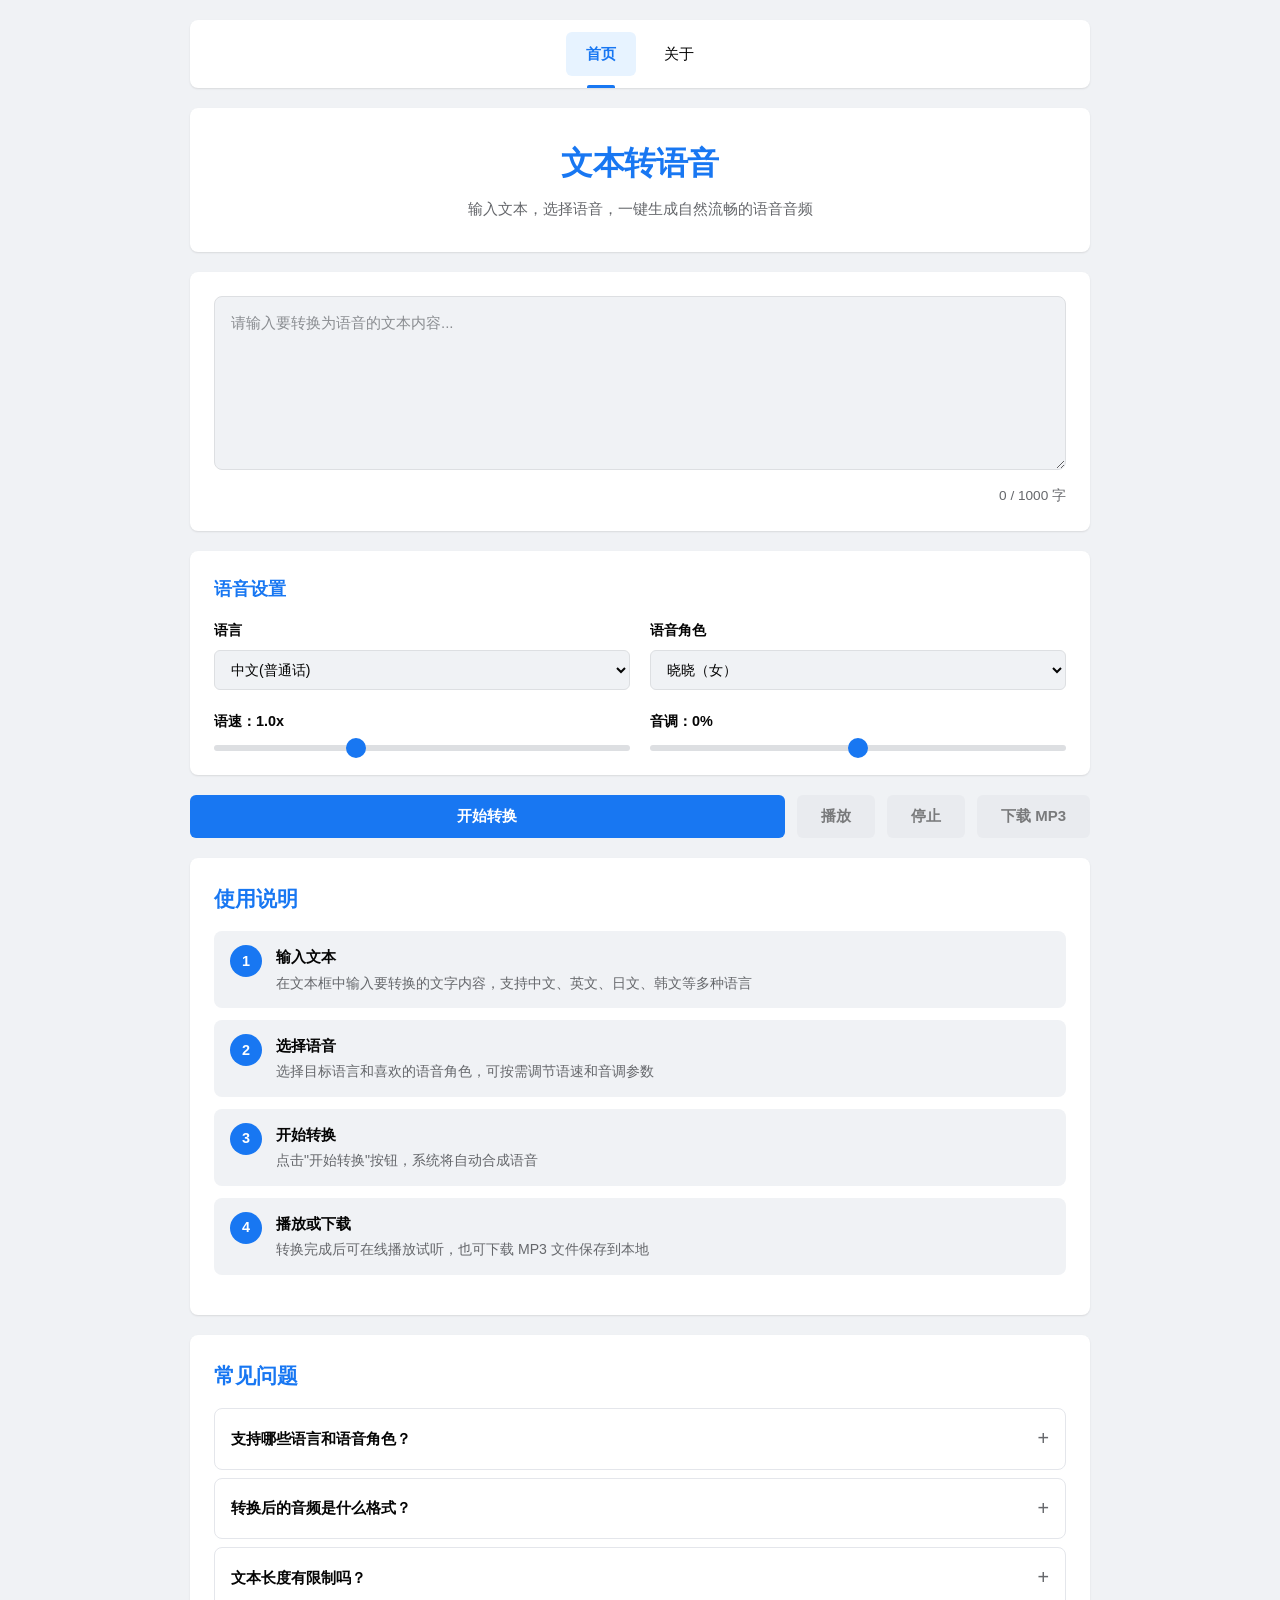
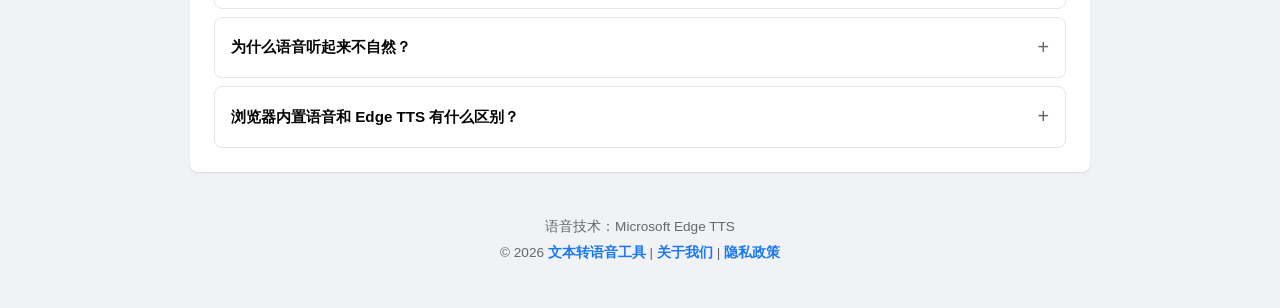
<file: web/index.html>
<!DOCTYPE html>
<html lang="zh-CN">
<head>
    <meta charset="UTF-8">
    <meta name="viewport" content="width=device-width, initial-scale=1.0">
    <title>文本转语音在线工具 - 免费AI语音生成</title>
    <meta name="description" content="免费在线文本转语音工具，支持中文、英文、日文、韩文等多种语言，使用微软Edge TTS语音合成技术，可下载MP3音频文件。">
    <meta name="keywords" content="文本转语音,TTS,语音合成,AI语音生成,Edge TTS,在线朗读,MP3下载">
    <link rel="canonical" href="https://text2voice.cc/" />
    <link rel="icon" type="image/png" href="/images/logo.png">
    <link rel="stylesheet" href="/css/style.css">
</head>
<body>
    <div class="container">
        <nav class="top-nav">
            <ul>
                <li><a href="/" class="active">首页</a></li>
                <li><a href="about.html">关于</a></li>
            </ul>
        </nav>

        <header>
            <h1>文本转语音</h1>
            <p class="subtitle">输入文本，选择语音，一键生成自然流畅的语音音频</p>
        </header>

        <!-- 文本输入区 -->
        <div class="card">
            <div class="textarea-wrapper">
                <textarea
                    id="textInput"
                    placeholder="请输入要转换为语音的文本内容..."
                    rows="6"
                ></textarea>
                <div class="char-count">
                    <span id="charCount">0</span> / 1000 字
                </div>
            </div>
        </div>

        <!-- 语音设置区 -->
        <div class="card">
            <h3 class="card-title">语音设置</h3>
            <div class="settings-grid">
                <div class="setting-item">
                    <label for="langSelect">语言</label>
                    <select id="langSelect"></select>
                </div>
                <div class="setting-item">
                    <label for="voiceSelect">语音角色</label>
                    <select id="voiceSelect"></select>
                </div>
                <div class="setting-item">
                    <label for="rateRange">语速：<span id="rateValue">1.0x</span></label>
                    <input type="range" id="rateRange" min="0.5" max="2.0" step="0.1" value="1.0">
                </div>
                <div class="setting-item">
                    <label for="pitchRange">音调：<span id="pitchValue">0%</span></label>
                    <input type="range" id="pitchRange" min="-50" max="50" step="5" value="0">
                </div>
            </div>
        </div>

        <!-- 控制区 -->
        <div class="controls">
            <button id="synthesizeBtn" class="btn-primary" onclick="synthesize()">
                <span class="btn-text">开始转换</span>
            </button>
            <button id="playBtn" class="btn-secondary" onclick="togglePlay()" disabled>
                <span class="btn-text">播放</span>
            </button>
            <button id="stopBtn" class="btn-secondary" onclick="stopAudio()" disabled>
                <span class="btn-text">停止</span>
            </button>
            <button id="downloadBtn" class="btn-secondary" onclick="downloadAudio()" disabled>
                <span class="btn-text">下载 MP3</span>
            </button>
        </div>

        <!-- 加载提示 -->
        <div id="loading" class="loading" style="display: none;">
            <div class="spinner"></div>
            <p>正在生成语音，请稍候...</p>
        </div>

        <!-- 错误提示 -->
        <div id="error" class="error" style="display: none;"></div>

        <!-- 引擎提示 -->
        <div id="engineNotice" class="engine-notice" style="display: none;"></div>

        <!-- 音频播放区 -->
        <div id="audioSection" class="card audio-section" style="display: none;">
            <h3 class="card-title">合成结果</h3>
            <audio id="audioPlayer" controls></audio>
        </div>

        <!-- 使用说明 -->
        <div class="instructions">
            <h3>使用说明</h3>
            <div class="steps-list">
                <div class="step-item">
                    <span class="step-number">1</span>
                    <div class="step-content">
                        <strong>输入文本</strong>
                        <p>在文本框中输入要转换的文字内容，支持中文、英文、日文、韩文等多种语言</p>
                    </div>
                </div>
                <div class="step-item">
                    <span class="step-number">2</span>
                    <div class="step-content">
                        <strong>选择语音</strong>
                        <p>选择目标语言和喜欢的语音角色，可按需调节语速和音调参数</p>
                    </div>
                </div>
                <div class="step-item">
                    <span class="step-number">3</span>
                    <div class="step-content">
                        <strong>开始转换</strong>
                        <p>点击"开始转换"按钮，系统将自动合成语音</p>
                    </div>
                </div>
                <div class="step-item">
                    <span class="step-number">4</span>
                    <div class="step-content">
                        <strong>播放或下载</strong>
                        <p>转换完成后可在线播放试听，也可下载 MP3 文件保存到本地</p>
                    </div>
                </div>
            </div>
        </div>

        <!-- 常见问题 -->
        <div class="faq-section">
            <h3>常见问题</h3>
            <div class="faq-list">
                <details class="faq-item">
                    <summary>支持哪些语言和语音角色？</summary>
                    <div class="faq-answer">
                        <p>本工具基于 Microsoft Edge TTS 技术，支持中文（普通话、粤语）、英语、日语、韩语、法语、德语、西班牙语等数十种语言，每种语言提供多个语音角色可供选择，包括男声和女声。</p>
                    </div>
                </details>
                <details class="faq-item">
                    <summary>转换后的音频是什么格式？</summary>
                    <div class="faq-answer">
                        <p>转换后的音频为 MP3 格式，可直接在线播放或下载保存到本地设备，兼容所有主流播放器和设备。</p>
                    </div>
                </details>
                <details class="faq-item">
                    <summary>文本长度有限制吗？</summary>
                    <div class="faq-answer">
                        <p>单次转换支持最多 1000 个字符。如果您的文本较长，建议分段进行转换。</p>
                    </div>
                </details>
                <details class="faq-item">
                    <summary>为什么语音听起来不自然？</summary>
                    <div class="faq-answer">
                        <p>请尝试以下方法改善效果：选择与文本语言匹配的语音角色；适当调整语速和音调参数；确保文本中的标点符号使用正确，这会影响语音的停顿和语气。</p>
                    </div>
                </details>
                <details class="faq-item">
                    <summary>浏览器内置语音和 Edge TTS 有什么区别？</summary>
                    <div class="faq-answer">
                        <p>Edge TTS 是微软提供的云端语音合成服务，音质更自然、语音角色更丰富，需要启动本地服务端。浏览器内置语音（Web Speech API）无需服务端，但音质和可用语音取决于您的操作系统和浏览器，效果可能有所差异。</p>
                    </div>
                </details>
            </div>
        </div>

        <footer>
            <p>语音技术：Microsoft Edge TTS</p>
            <p>&copy; 2026 <a href="https://text2voice.cc/">文本转语音工具</a> | <a href="about.html">关于我们</a> | <a href="privacy.html">隐私政策</a></p>
        </footer>
    </div>

    <script src="js/app.js"></script>
</body>
</html>
</file>
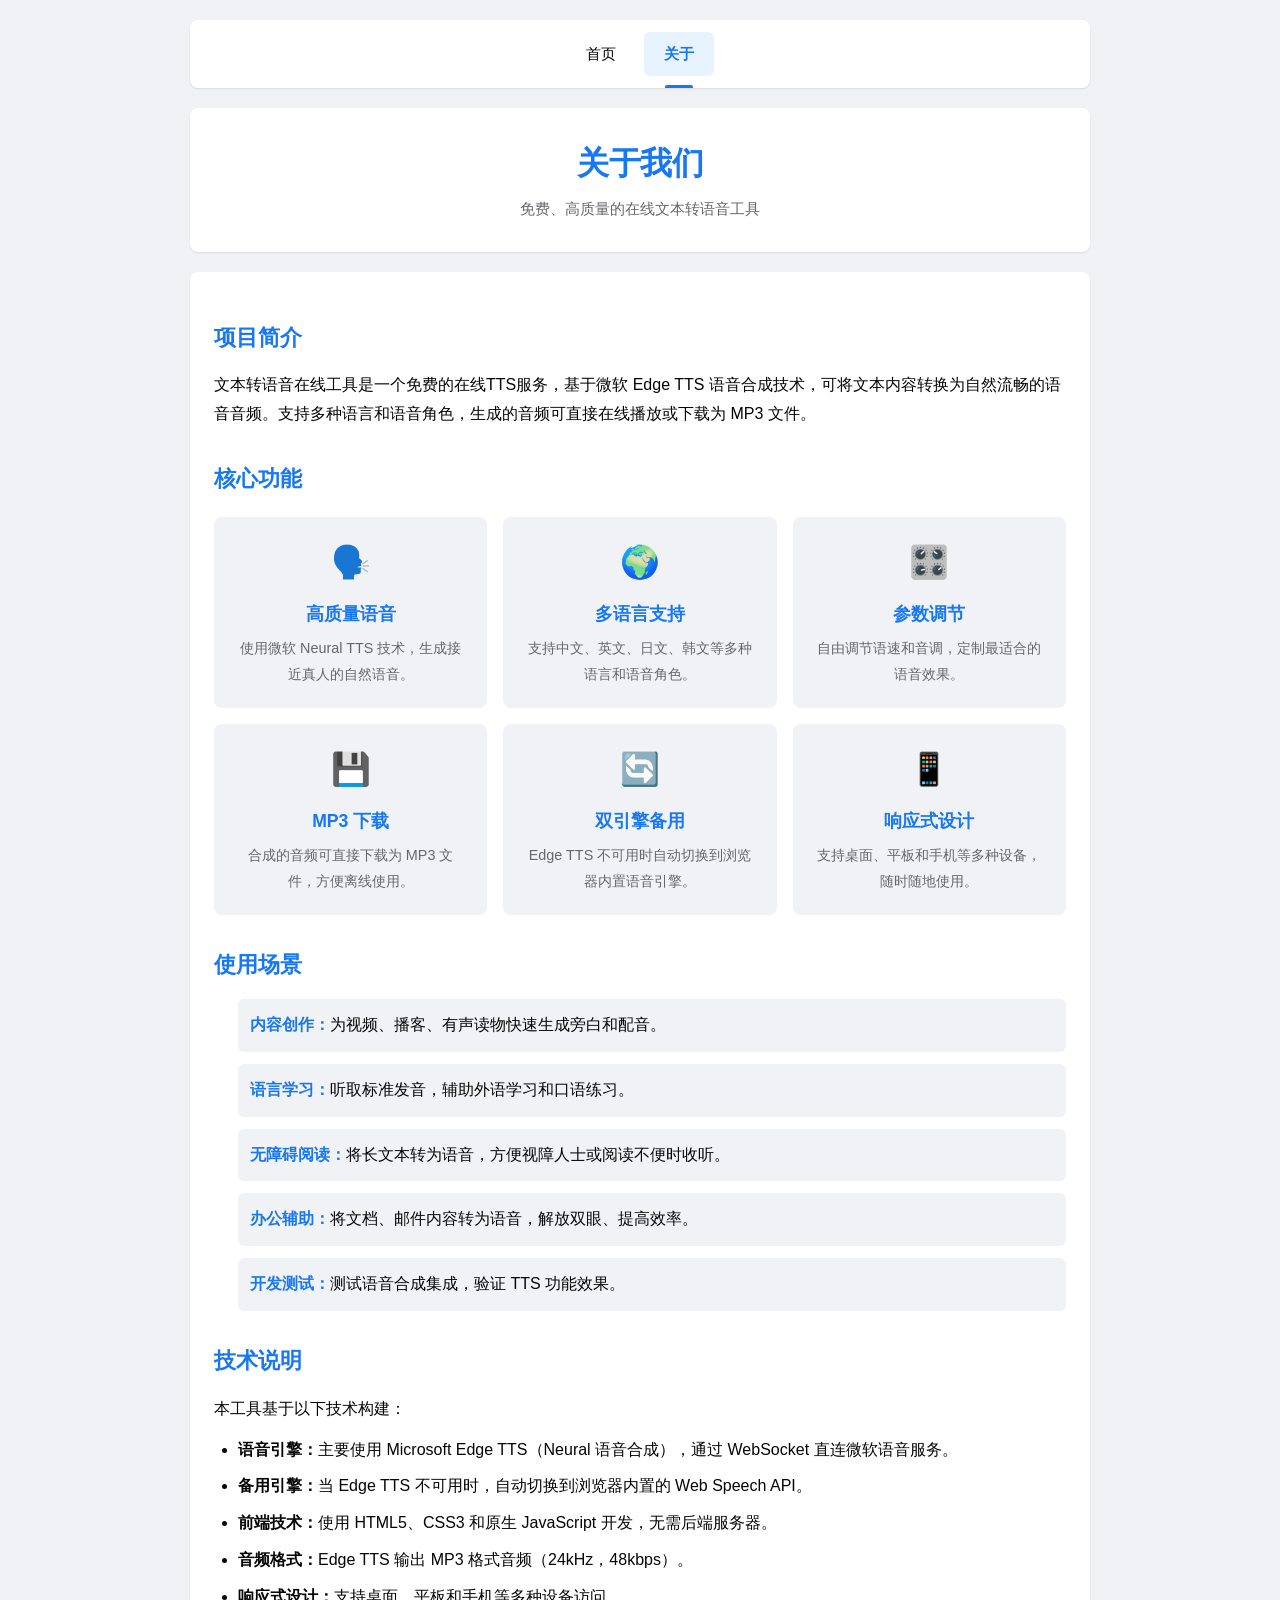
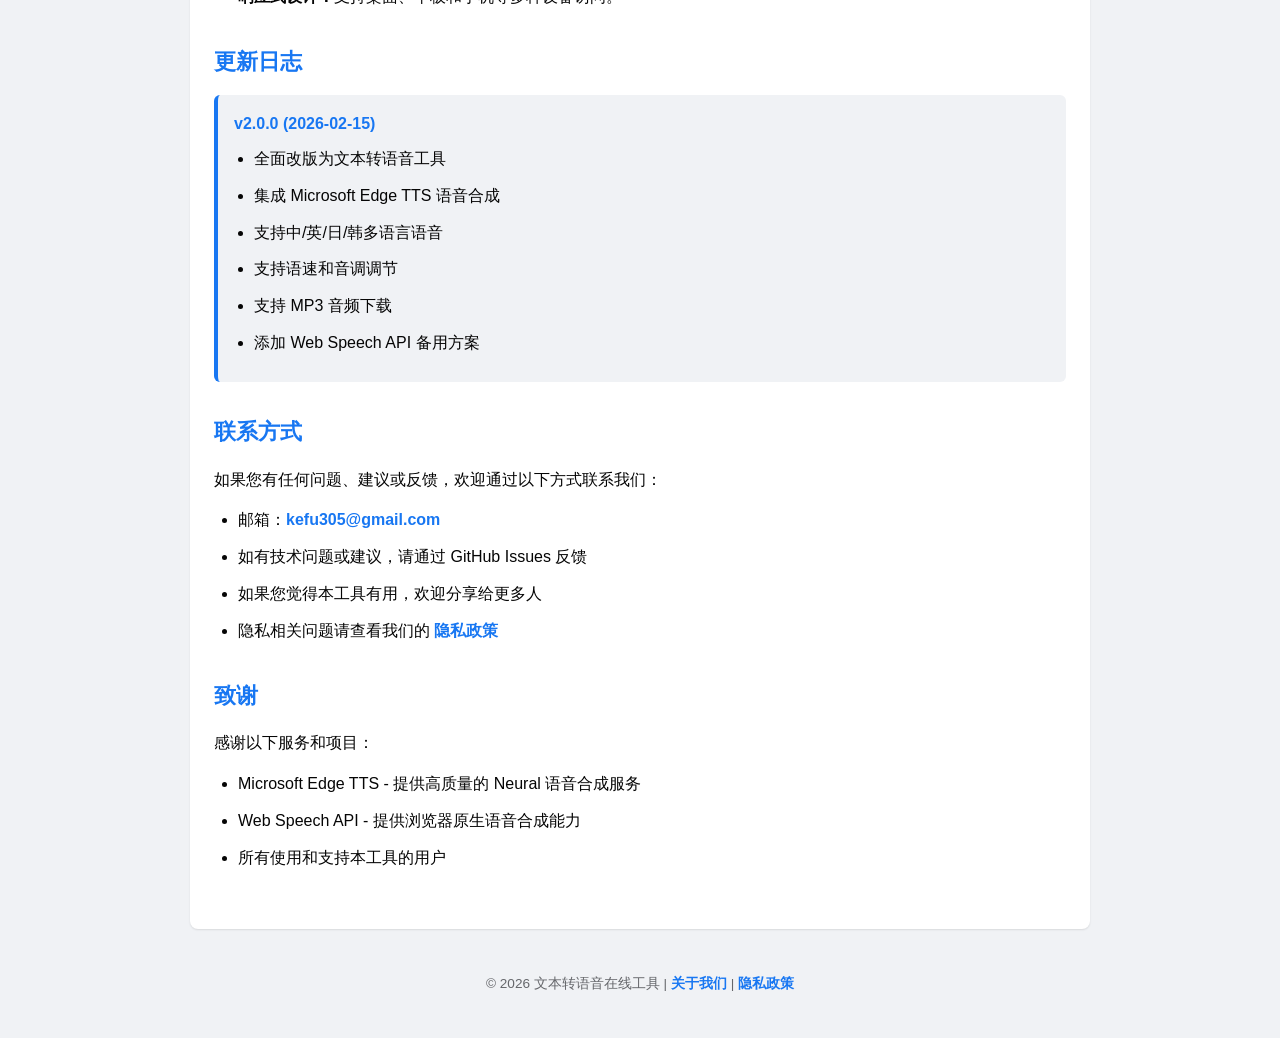
<file: about.html>
<!DOCTYPE html>
<html lang="zh-CN">
<head>
    <meta charset="UTF-8">
    <meta name="viewport" content="width=device-width, initial-scale=1.0">
    <title>关于我们 - 文本转语音在线工具</title>
    <meta name="description" content="了解文本转语音在线工具，一个免费、高质量的TTS语音合成服务。">
    <link rel="stylesheet" href="css/style.css">
</head>
<body>
    <div class="container">
        <nav class="top-nav">
            <ul>
                <li><a href="index.html">首页</a></li>
                <li><a href="about.html" class="active">关于</a></li>
            </ul>
        </nav>

        <header>
            <h1>关于我们</h1>
            <p class="subtitle">免费、高质量的在线文本转语音工具</p>
        </header>

        <div class="content-section">
            <div class="about-section">
                <h2>项目简介</h2>
                <p>文本转语音在线工具是一个免费的在线TTS服务，基于微软 Edge TTS 语音合成技术，可将文本内容转换为自然流畅的语音音频。支持多种语言和语音角色，生成的音频可直接在线播放或下载为 MP3 文件。</p>
            </div>

            <div class="about-section">
                <h2>核心功能</h2>
                <div class="features-grid">
                    <div class="feature-item">
                        <div class="feature-icon">🗣️</div>
                        <h3>高质量语音</h3>
                        <p>使用微软 Neural TTS 技术，生成接近真人的自然语音。</p>
                    </div>
                    <div class="feature-item">
                        <div class="feature-icon">🌍</div>
                        <h3>多语言支持</h3>
                        <p>支持中文、英文、日文、韩文等多种语言和语音角色。</p>
                    </div>
                    <div class="feature-item">
                        <div class="feature-icon">🎛️</div>
                        <h3>参数调节</h3>
                        <p>自由调节语速和音调，定制最适合的语音效果。</p>
                    </div>
                    <div class="feature-item">
                        <div class="feature-icon">💾</div>
                        <h3>MP3 下载</h3>
                        <p>合成的音频可直接下载为 MP3 文件，方便离线使用。</p>
                    </div>
                    <div class="feature-item">
                        <div class="feature-icon">🔄</div>
                        <h3>双引擎备用</h3>
                        <p>Edge TTS 不可用时自动切换到浏览器内置语音引擎。</p>
                    </div>
                    <div class="feature-item">
                        <div class="feature-icon">📱</div>
                        <h3>响应式设计</h3>
                        <p>支持桌面、平板和手机等多种设备，随时随地使用。</p>
                    </div>
                </div>
            </div>

            <div class="about-section">
                <h2>使用场景</h2>
                <ul class="use-cases">
                    <li><strong>内容创作：</strong>为视频、播客、有声读物快速生成旁白和配音。</li>
                    <li><strong>语言学习：</strong>听取标准发音，辅助外语学习和口语练习。</li>
                    <li><strong>无障碍阅读：</strong>将长文本转为语音，方便视障人士或阅读不便时收听。</li>
                    <li><strong>办公辅助：</strong>将文档、邮件内容转为语音，解放双眼、提高效率。</li>
                    <li><strong>开发测试：</strong>测试语音合成集成，验证 TTS 功能效果。</li>
                </ul>
            </div>

            <div class="about-section">
                <h2>技术说明</h2>
                <p>本工具基于以下技术构建：</p>
                <ul>
                    <li><strong>语音引擎：</strong>主要使用 Microsoft Edge TTS（Neural 语音合成），通过 WebSocket 直连微软语音服务。</li>
                    <li><strong>备用引擎：</strong>当 Edge TTS 不可用时，自动切换到浏览器内置的 Web Speech API。</li>
                    <li><strong>前端技术：</strong>使用 HTML5、CSS3 和原生 JavaScript 开发，无需后端服务器。</li>
                    <li><strong>音频格式：</strong>Edge TTS 输出 MP3 格式音频（24kHz，48kbps）。</li>
                    <li><strong>响应式设计：</strong>支持桌面、平板和手机等多种设备访问。</li>
                </ul>
            </div>
 

            <div class="about-section">
                <h2>更新日志</h2>
                <div class="changelog">
                    <div class="changelog-item">
                        <h4>v2.0.0 (2026-02-15)</h4>
                        <ul>
                            <li>全面改版为文本转语音工具</li>
                            <li>集成 Microsoft Edge TTS 语音合成</li>
                            <li>支持中/英/日/韩多语言语音</li>
                            <li>支持语速和音调调节</li>
                            <li>支持 MP3 音频下载</li>
                            <li>添加 Web Speech API 备用方案</li>
                        </ul>
                    </div>
                </div>
            </div>

            <div class="about-section">
                <h2>联系方式</h2>
                <p>如果您有任何问题、建议或反馈，欢迎通过以下方式联系我们：</p>
                <ul>
                    <li>邮箱：<a href="mailto:kefu305@gmail.com">kefu305@gmail.com</a></li>
                    <li>如有技术问题或建议，请通过 GitHub Issues 反馈</li>
                    <li>如果您觉得本工具有用，欢迎分享给更多人</li>
                    <li>隐私相关问题请查看我们的 <a href="privacy.html">隐私政策</a></li>
                </ul>
            </div>

            <div class="about-section">
                <h2>致谢</h2>
                <p>感谢以下服务和项目：</p>
                <ul>
                    <li>Microsoft Edge TTS - 提供高质量的 Neural 语音合成服务</li>
                    <li>Web Speech API - 提供浏览器原生语音合成能力</li>
                    <li>所有使用和支持本工具的用户</li>
                </ul>
            </div>


        </div>

        <footer>
            <p>&copy; 2026 文本转语音在线工具 | <a href="about.html">关于我们</a> | <a href="privacy.html">隐私政策</a></p>
        </footer>
    </div>
</body>
</html>
</file>
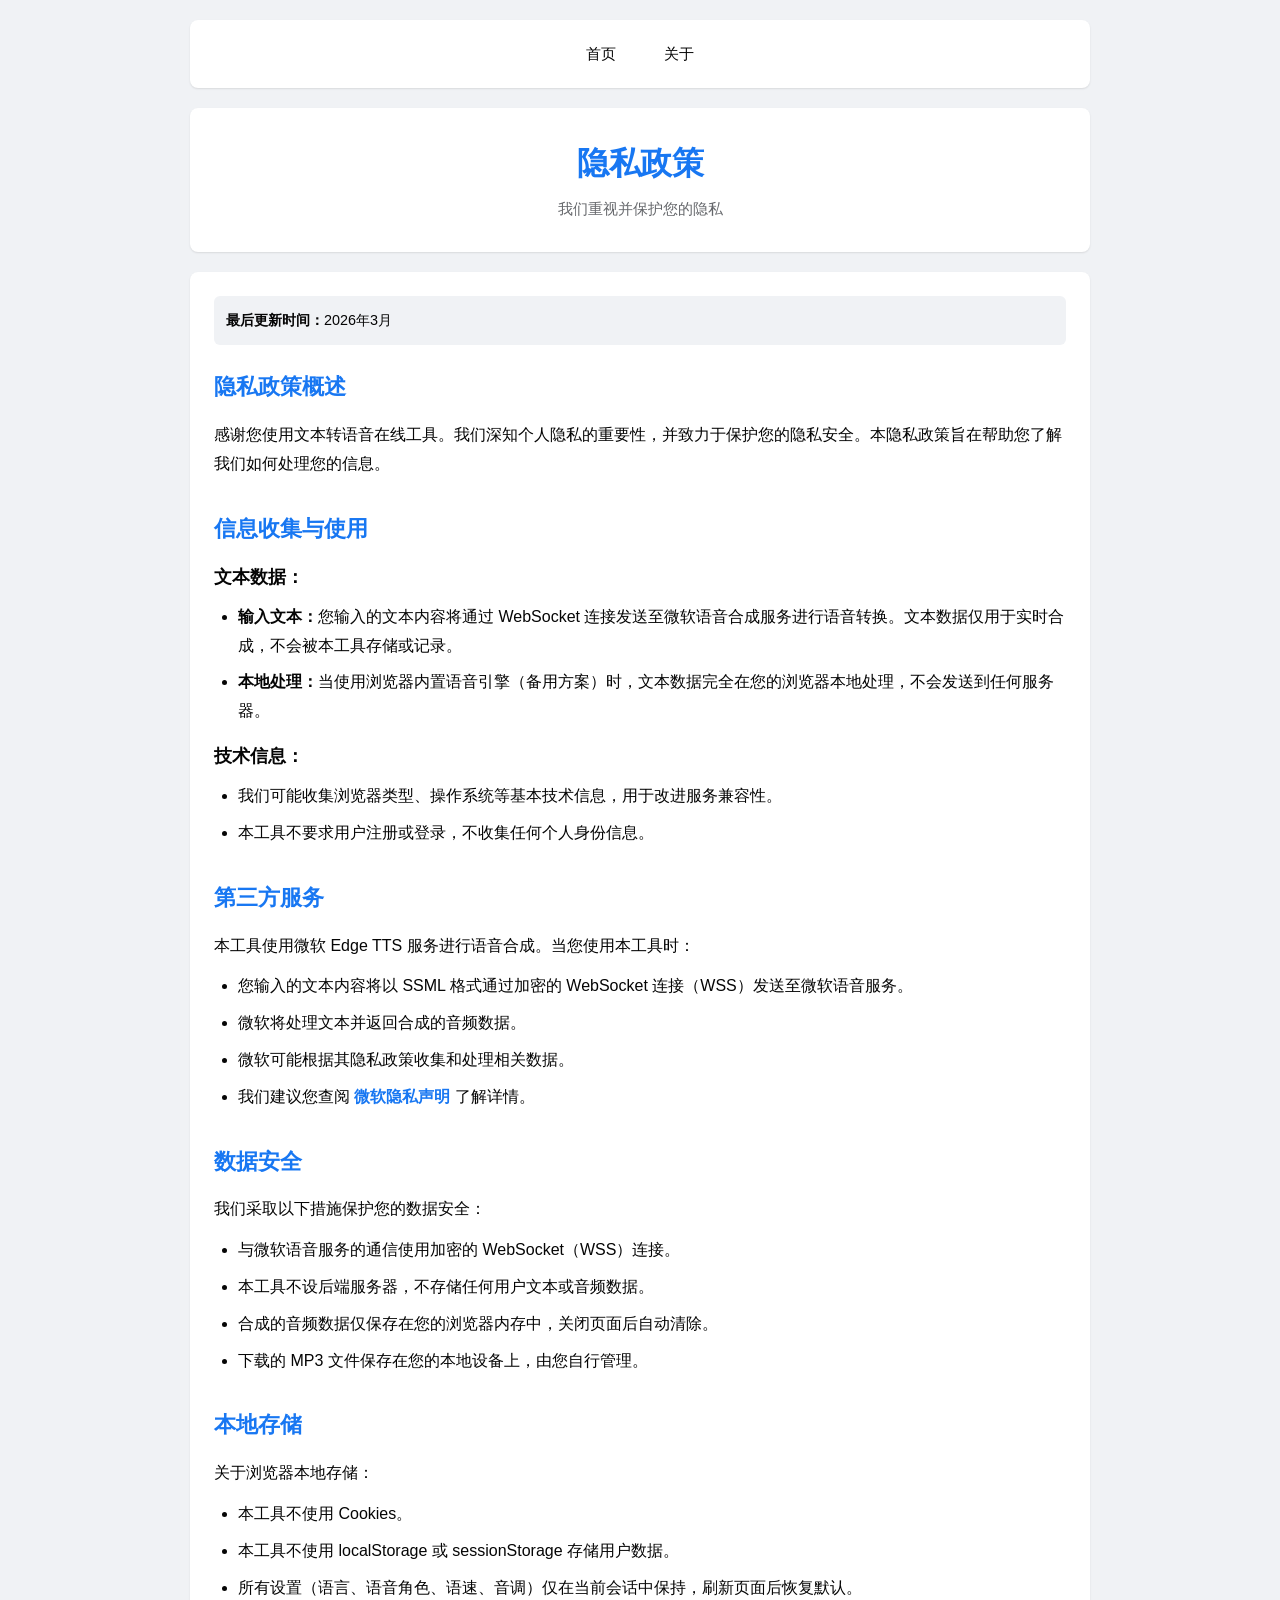
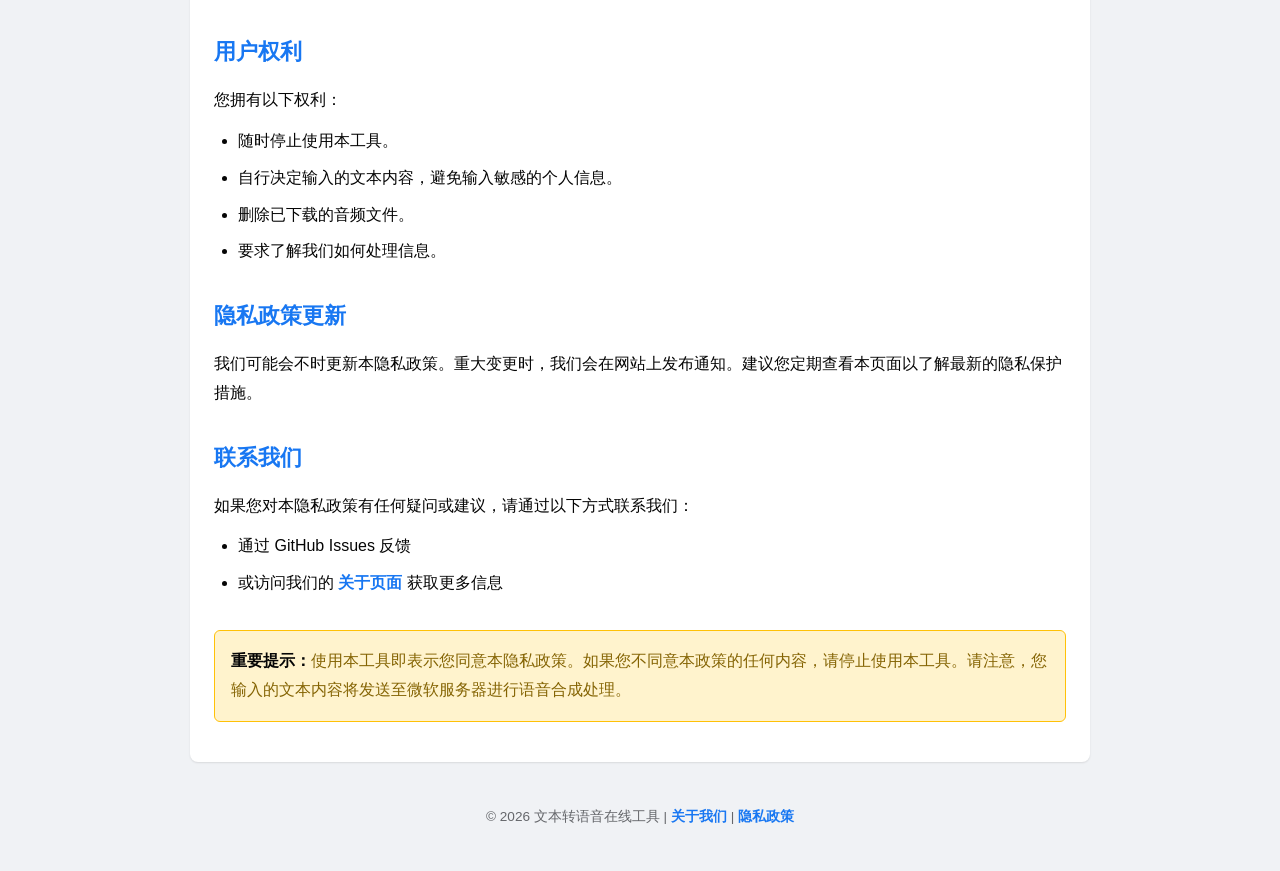
<file: privacy.html>
<!DOCTYPE html>
<html lang="zh-CN">
<head>
    <meta charset="UTF-8">
    <meta name="viewport" content="width=device-width, initial-scale=1.0">
    <title>隐私政策 - 文本转语音在线工具</title>
    <meta name="description" content="文本转语音在线工具的隐私政策，了解我们如何保护您的隐私和数据安全。">
    <link rel="stylesheet" href="css/style.css">
</head>
<body>
    <div class="container">
        <nav class="top-nav">
            <ul>
                <li><a href="index.html">首页</a></li>
                <li><a href="about.html">关于</a></li>
            </ul>
        </nav>

        <header>
            <h1>隐私政策</h1>
            <p class="subtitle">我们重视并保护您的隐私</p>
        </header>

        <div class="content-section">
            <p class="last-updated"><strong>最后更新时间：</strong>2026年3月</p>

            <div class="policy-section">
                <h2>隐私政策概述</h2>
                <p>感谢您使用文本转语音在线工具。我们深知个人隐私的重要性，并致力于保护您的隐私安全。本隐私政策旨在帮助您了解我们如何处理您的信息。</p>
            </div>

            <div class="policy-section">
                <h2>信息收集与使用</h2>
                <h3>文本数据：</h3>
                <ul>
                    <li><strong>输入文本：</strong>您输入的文本内容将通过 WebSocket 连接发送至微软语音合成服务进行语音转换。文本数据仅用于实时合成，不会被本工具存储或记录。</li>
                    <li><strong>本地处理：</strong>当使用浏览器内置语音引擎（备用方案）时，文本数据完全在您的浏览器本地处理，不会发送到任何服务器。</li>
                </ul>
                <h3>技术信息：</h3>
                <ul>
                    <li>我们可能收集浏览器类型、操作系统等基本技术信息，用于改进服务兼容性。</li>
                    <li>本工具不要求用户注册或登录，不收集任何个人身份信息。</li>
                </ul>
            </div>

            <div class="policy-section">
                <h2>第三方服务</h2>
                <p>本工具使用微软 Edge TTS 服务进行语音合成。当您使用本工具时：</p>
                <ul>
                    <li>您输入的文本内容将以 SSML 格式通过加密的 WebSocket 连接（WSS）发送至微软语音服务。</li>
                    <li>微软将处理文本并返回合成的音频数据。</li>
                    <li>微软可能根据其隐私政策收集和处理相关数据。</li>
                    <li>我们建议您查阅 <a href="https://privacy.microsoft.com/" target="_blank">微软隐私声明</a> 了解详情。</li>
                </ul>
            </div>

            <div class="policy-section">
                <h2>数据安全</h2>
                <p>我们采取以下措施保护您的数据安全：</p>
                <ul>
                    <li>与微软语音服务的通信使用加密的 WebSocket（WSS）连接。</li>
                    <li>本工具不设后端服务器，不存储任何用户文本或音频数据。</li>
                    <li>合成的音频数据仅保存在您的浏览器内存中，关闭页面后自动清除。</li>
                    <li>下载的 MP3 文件保存在您的本地设备上，由您自行管理。</li>
                </ul>
            </div>

            <div class="policy-section">
                <h2>本地存储</h2>
                <p>关于浏览器本地存储：</p>
                <ul>
                    <li>本工具不使用 Cookies。</li>
                    <li>本工具不使用 localStorage 或 sessionStorage 存储用户数据。</li>
                    <li>所有设置（语言、语音角色、语速、音调）仅在当前会话中保持，刷新页面后恢复默认。</li>
                </ul>
            </div>

            <div class="policy-section">
                <h2>用户权利</h2>
                <p>您拥有以下权利：</p>
                <ul>
                    <li>随时停止使用本工具。</li>
                    <li>自行决定输入的文本内容，避免输入敏感的个人信息。</li>
                    <li>删除已下载的音频文件。</li>
                    <li>要求了解我们如何处理信息。</li>
                </ul>
            </div>

            <div class="policy-section">
                <h2>隐私政策更新</h2>
                <p>我们可能会不时更新本隐私政策。重大变更时，我们会在网站上发布通知。建议您定期查看本页面以了解最新的隐私保护措施。</p>
            </div>

            <div class="policy-section">
                <h2>联系我们</h2>
                <p>如果您对本隐私政策有任何疑问或建议，请通过以下方式联系我们：</p>
                <ul>
                    <li>通过 GitHub Issues 反馈</li>
                    <li>或访问我们的 <a href="about.html">关于页面</a> 获取更多信息</li>
                </ul>
            </div>

            <div class="policy-notice">
                <p><strong>重要提示：</strong>使用本工具即表示您同意本隐私政策。如果您不同意本政策的任何内容，请停止使用本工具。请注意，您输入的文本内容将发送至微软服务器进行语音合成处理。</p>
            </div>


        </div>

        <footer>
            <p>&copy; 2026 文本转语音在线工具 | <a href="about.html">关于我们</a> | <a href="privacy.html">隐私政策</a></p>
        </footer>
    </div>
</body>
</html>
</file>
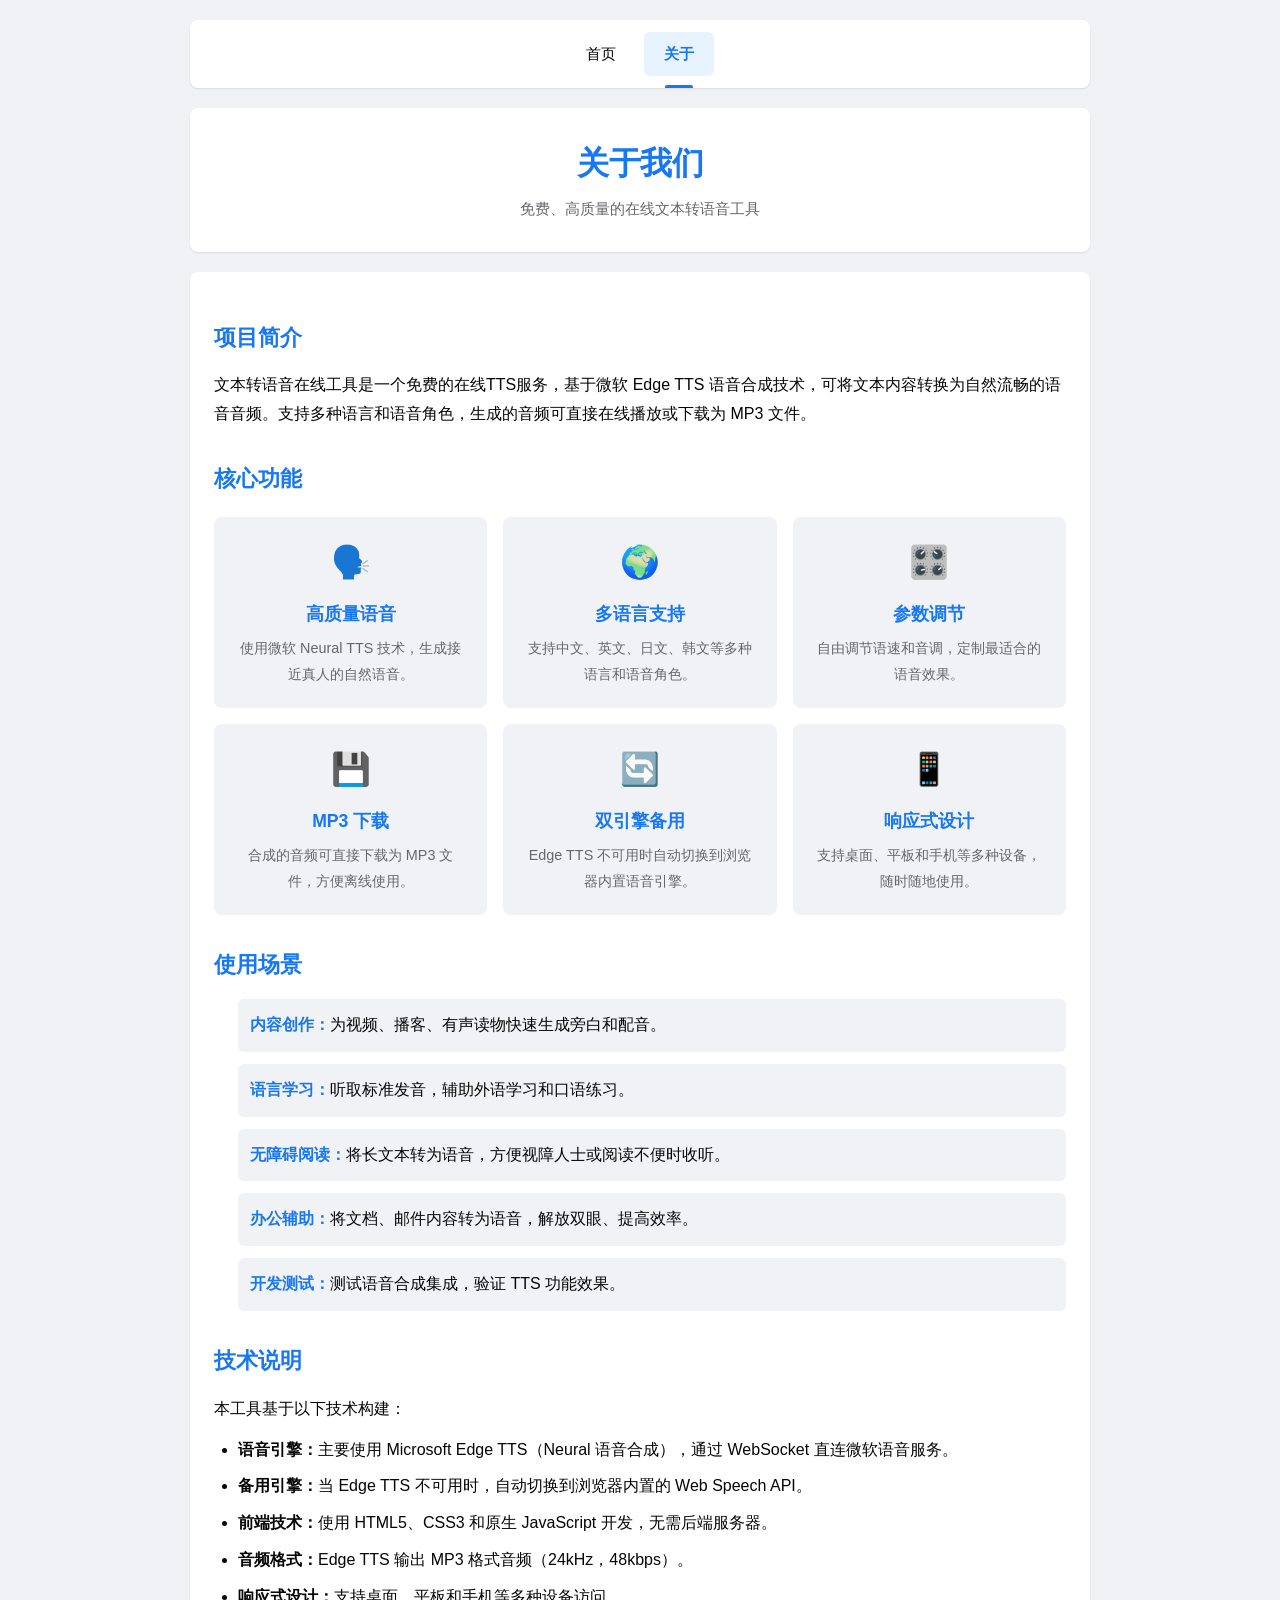
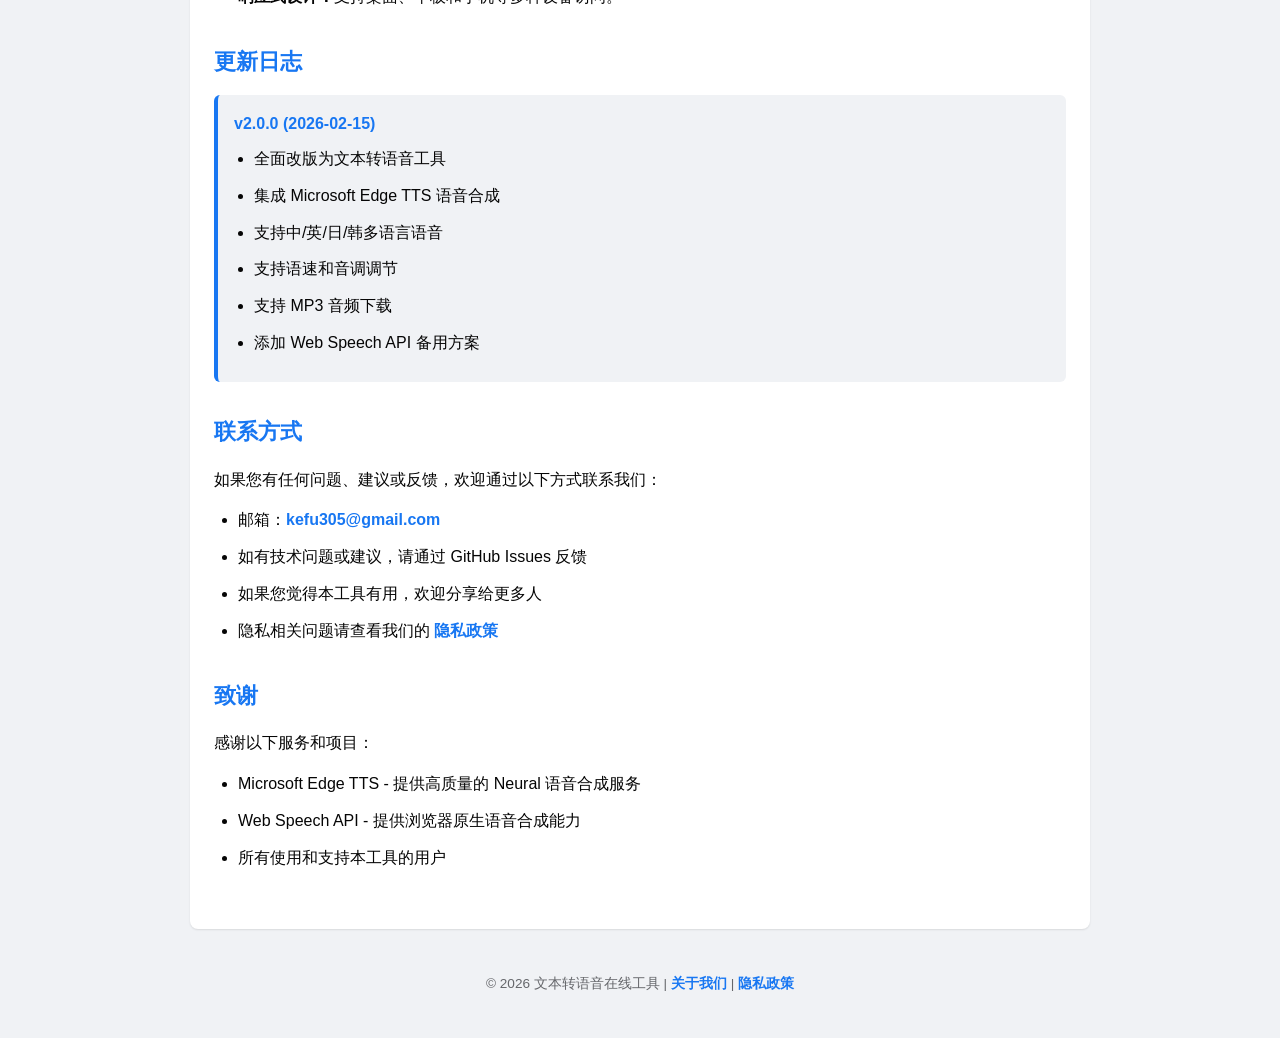
<file: web/about.html>
<!DOCTYPE html>
<html lang="zh-CN">
<head>
    <meta charset="UTF-8">
    <meta name="viewport" content="width=device-width, initial-scale=1.0">
    <title>关于我们 - 文本转语音在线工具</title>
    <meta name="description" content="了解文本转语音在线工具，一个免费、高质量的TTS语音合成服务。">
    <link rel="stylesheet" href="css/style.css">
</head>
<body>
    <div class="container">
        <nav class="top-nav">
            <ul>
                <li><a href="/">首页</a></li>
                <li><a href="about.html" class="active">关于</a></li>
            </ul>
        </nav>

        <header>
            <h1>关于我们</h1>
            <p class="subtitle">免费、高质量的在线文本转语音工具</p>
        </header>

        <div class="content-section">
            <div class="about-section">
                <h2>项目简介</h2>
                <p>文本转语音在线工具是一个免费的在线TTS服务，基于微软 Edge TTS 语音合成技术，可将文本内容转换为自然流畅的语音音频。支持多种语言和语音角色，生成的音频可直接在线播放或下载为 MP3 文件。</p>
            </div>

            <div class="about-section">
                <h2>核心功能</h2>
                <div class="features-grid">
                    <div class="feature-item">
                        <div class="feature-icon">🗣️</div>
                        <h3>高质量语音</h3>
                        <p>使用微软 Neural TTS 技术，生成接近真人的自然语音。</p>
                    </div>
                    <div class="feature-item">
                        <div class="feature-icon">🌍</div>
                        <h3>多语言支持</h3>
                        <p>支持中文、英文、日文、韩文等多种语言和语音角色。</p>
                    </div>
                    <div class="feature-item">
                        <div class="feature-icon">🎛️</div>
                        <h3>参数调节</h3>
                        <p>自由调节语速和音调，定制最适合的语音效果。</p>
                    </div>
                    <div class="feature-item">
                        <div class="feature-icon">💾</div>
                        <h3>MP3 下载</h3>
                        <p>合成的音频可直接下载为 MP3 文件，方便离线使用。</p>
                    </div>
                    <div class="feature-item">
                        <div class="feature-icon">🔄</div>
                        <h3>双引擎备用</h3>
                        <p>Edge TTS 不可用时自动切换到浏览器内置语音引擎。</p>
                    </div>
                    <div class="feature-item">
                        <div class="feature-icon">📱</div>
                        <h3>响应式设计</h3>
                        <p>支持桌面、平板和手机等多种设备，随时随地使用。</p>
                    </div>
                </div>
            </div>

            <div class="about-section">
                <h2>使用场景</h2>
                <ul class="use-cases">
                    <li><strong>内容创作：</strong>为视频、播客、有声读物快速生成旁白和配音。</li>
                    <li><strong>语言学习：</strong>听取标准发音，辅助外语学习和口语练习。</li>
                    <li><strong>无障碍阅读：</strong>将长文本转为语音，方便视障人士或阅读不便时收听。</li>
                    <li><strong>办公辅助：</strong>将文档、邮件内容转为语音，解放双眼、提高效率。</li>
                    <li><strong>开发测试：</strong>测试语音合成集成，验证 TTS 功能效果。</li>
                </ul>
            </div>

            <div class="about-section">
                <h2>技术说明</h2>
                <p>本工具基于以下技术构建：</p>
                <ul>
                    <li><strong>语音引擎：</strong>主要使用 Microsoft Edge TTS（Neural 语音合成），通过 WebSocket 直连微软语音服务。</li>
                    <li><strong>备用引擎：</strong>当 Edge TTS 不可用时，自动切换到浏览器内置的 Web Speech API。</li>
                    <li><strong>前端技术：</strong>使用 HTML5、CSS3 和原生 JavaScript 开发，无需后端服务器。</li>
                    <li><strong>音频格式：</strong>Edge TTS 输出 MP3 格式音频（24kHz，48kbps）。</li>
                    <li><strong>响应式设计：</strong>支持桌面、平板和手机等多种设备访问。</li>
                </ul>
            </div>
 

            <div class="about-section">
                <h2>更新日志</h2>
                <div class="changelog">
                    <div class="changelog-item">
                        <h4>v2.0.0 (2026-02-15)</h4>
                        <ul>
                            <li>全面改版为文本转语音工具</li>
                            <li>集成 Microsoft Edge TTS 语音合成</li>
                            <li>支持中/英/日/韩多语言语音</li>
                            <li>支持语速和音调调节</li>
                            <li>支持 MP3 音频下载</li>
                            <li>添加 Web Speech API 备用方案</li>
                        </ul>
                    </div>
                </div>
            </div>

            <div class="about-section">
                <h2>联系方式</h2>
                <p>如果您有任何问题、建议或反馈，欢迎通过以下方式联系我们：</p>
                <ul>
                    <li>邮箱：<a href="mailto:kefu305@gmail.com">kefu305@gmail.com</a></li>
                    <li>如有技术问题或建议，请通过 GitHub Issues 反馈</li>
                    <li>如果您觉得本工具有用，欢迎分享给更多人</li>
                    <li>隐私相关问题请查看我们的 <a href="privacy.html">隐私政策</a></li>
                </ul>
            </div>

            <div class="about-section">
                <h2>致谢</h2>
                <p>感谢以下服务和项目：</p>
                <ul>
                    <li>Microsoft Edge TTS - 提供高质量的 Neural 语音合成服务</li>
                    <li>Web Speech API - 提供浏览器原生语音合成能力</li>
                    <li>所有使用和支持本工具的用户</li>
                </ul>
            </div>


        </div>

        <footer>
            <p>&copy; 2026 文本转语音在线工具 | <a href="about.html">关于我们</a> | <a href="privacy.html">隐私政策</a></p>
        </footer>
    </div>
</body>
</html>
</file>
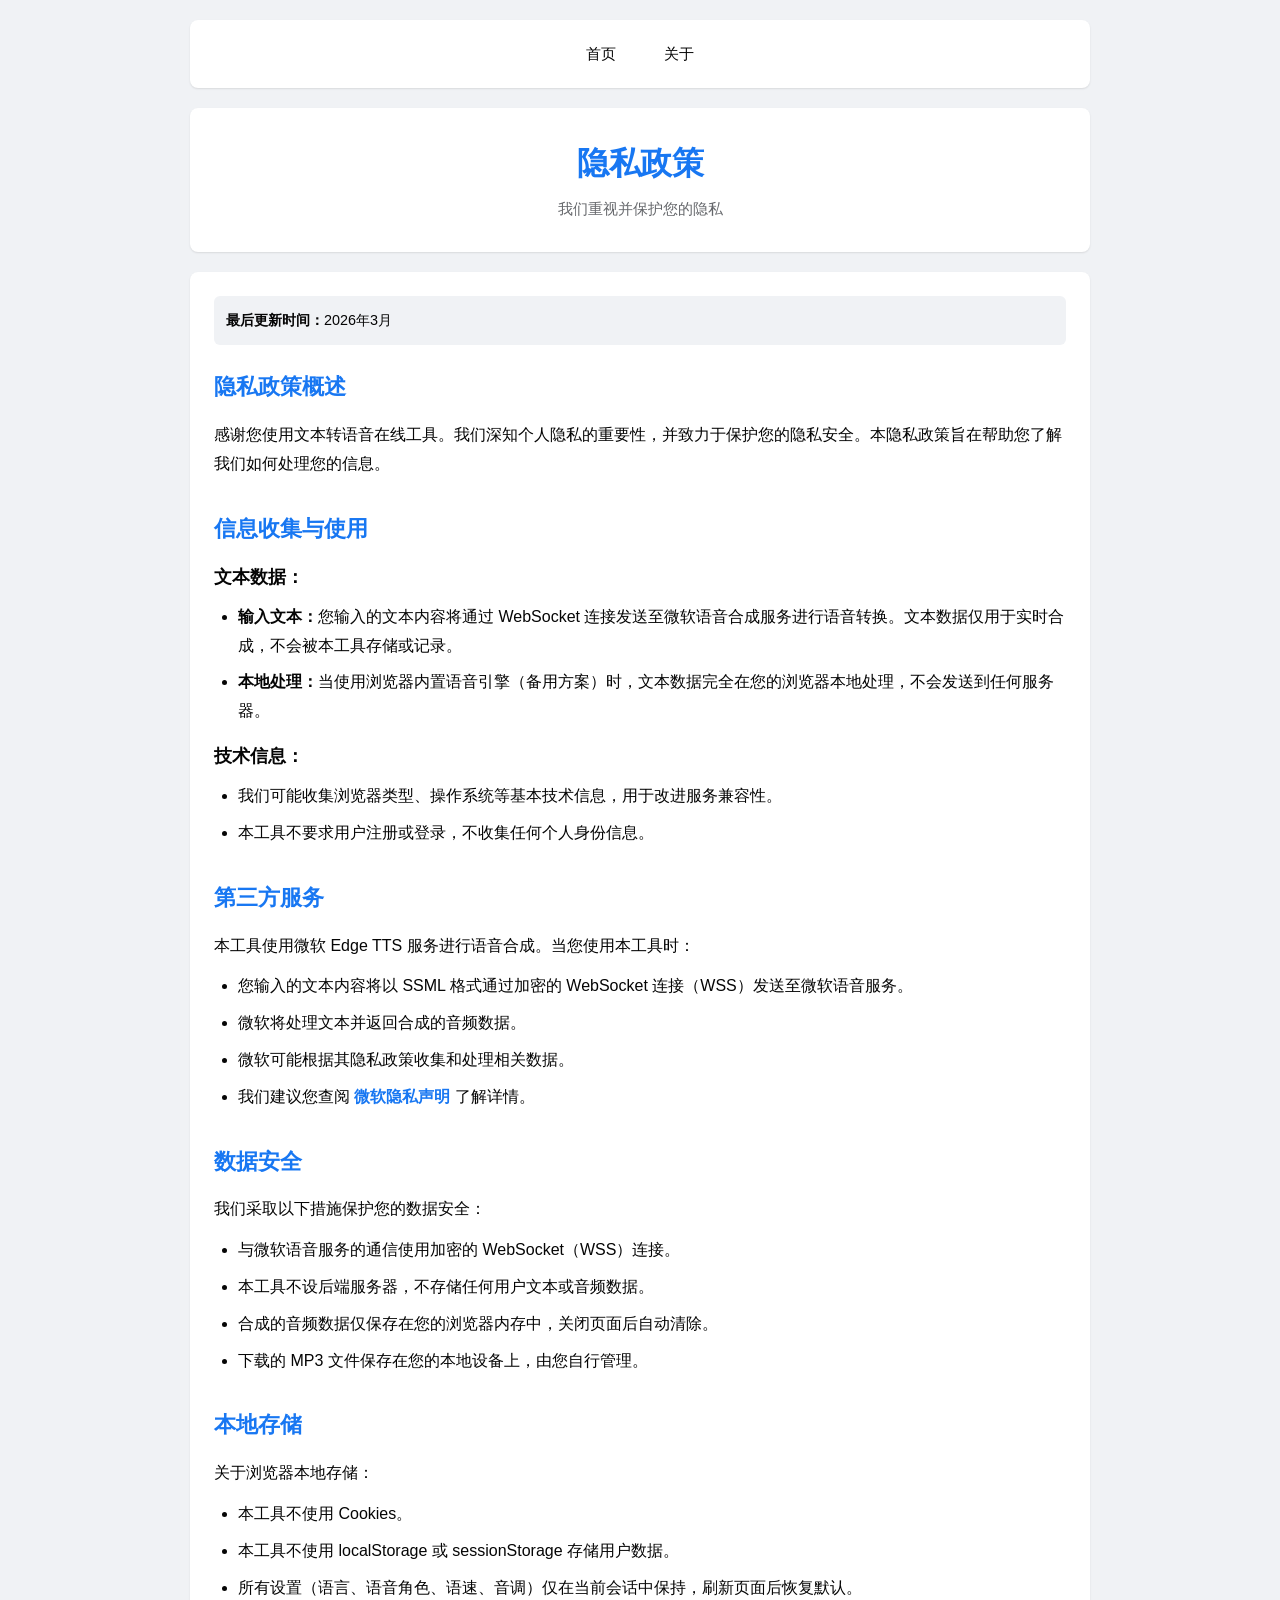
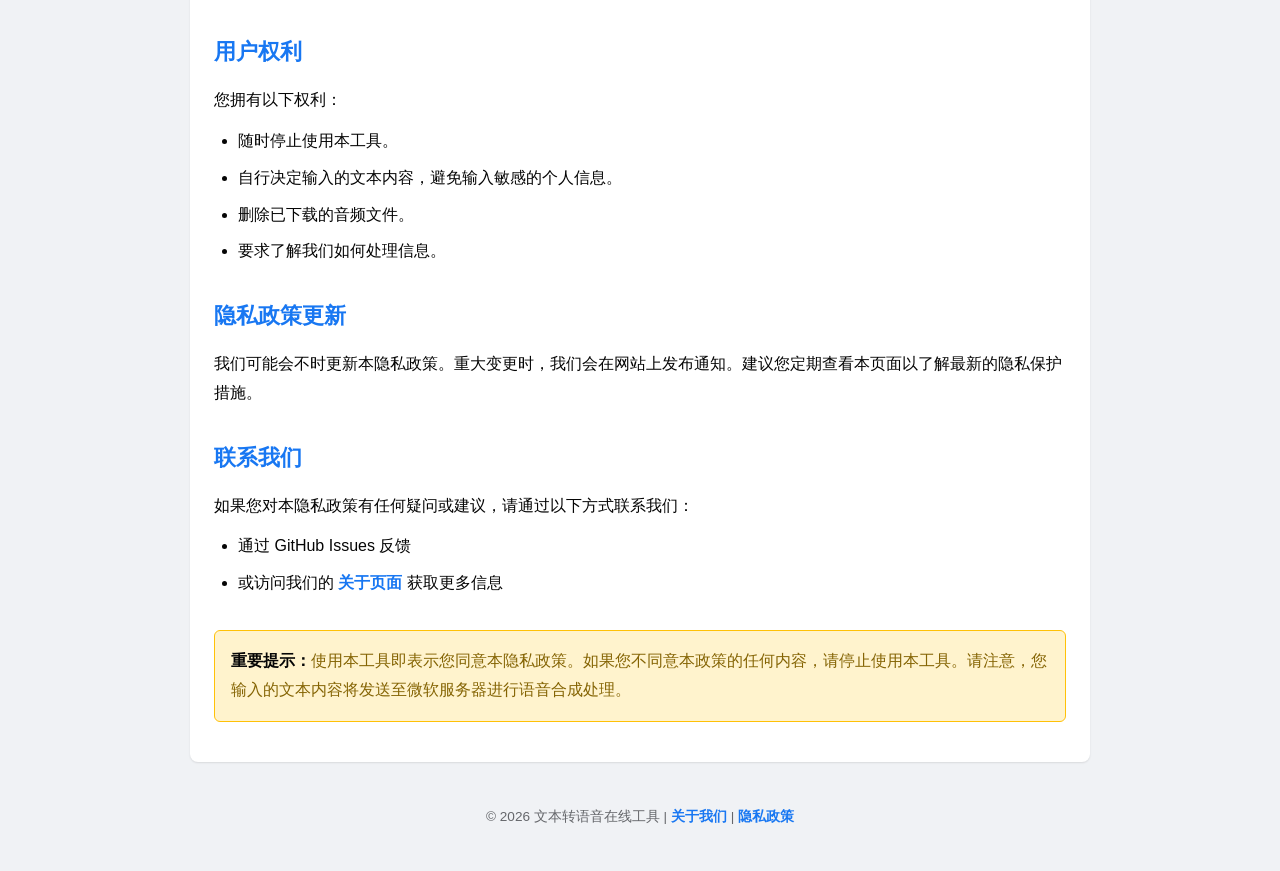
<file: web/privacy.html>
<!DOCTYPE html>
<html lang="zh-CN">
<head>
    <meta charset="UTF-8">
    <meta name="viewport" content="width=device-width, initial-scale=1.0">
    <title>隐私政策 - 文本转语音在线工具</title>
    <meta name="description" content="文本转语音在线工具的隐私政策，了解我们如何保护您的隐私和数据安全。">
    <link rel="stylesheet" href="css/style.css">
</head>
<body>
    <div class="container">
        <nav class="top-nav">
            <ul>
                <li><a href="/">首页</a></li>
                <li><a href="about.html">关于</a></li>
            </ul>
        </nav>

        <header>
            <h1>隐私政策</h1>
            <p class="subtitle">我们重视并保护您的隐私</p>
        </header>

        <div class="content-section">
            <p class="last-updated"><strong>最后更新时间：</strong>2026年3月</p>

            <div class="policy-section">
                <h2>隐私政策概述</h2>
                <p>感谢您使用文本转语音在线工具。我们深知个人隐私的重要性，并致力于保护您的隐私安全。本隐私政策旨在帮助您了解我们如何处理您的信息。</p>
            </div>

            <div class="policy-section">
                <h2>信息收集与使用</h2>
                <h3>文本数据：</h3>
                <ul>
                    <li><strong>输入文本：</strong>您输入的文本内容将通过 WebSocket 连接发送至微软语音合成服务进行语音转换。文本数据仅用于实时合成，不会被本工具存储或记录。</li>
                    <li><strong>本地处理：</strong>当使用浏览器内置语音引擎（备用方案）时，文本数据完全在您的浏览器本地处理，不会发送到任何服务器。</li>
                </ul>
                <h3>技术信息：</h3>
                <ul>
                    <li>我们可能收集浏览器类型、操作系统等基本技术信息，用于改进服务兼容性。</li>
                    <li>本工具不要求用户注册或登录，不收集任何个人身份信息。</li>
                </ul>
            </div>

            <div class="policy-section">
                <h2>第三方服务</h2>
                <p>本工具使用微软 Edge TTS 服务进行语音合成。当您使用本工具时：</p>
                <ul>
                    <li>您输入的文本内容将以 SSML 格式通过加密的 WebSocket 连接（WSS）发送至微软语音服务。</li>
                    <li>微软将处理文本并返回合成的音频数据。</li>
                    <li>微软可能根据其隐私政策收集和处理相关数据。</li>
                    <li>我们建议您查阅 <a href="https://privacy.microsoft.com/" target="_blank">微软隐私声明</a> 了解详情。</li>
                </ul>
            </div>

            <div class="policy-section">
                <h2>数据安全</h2>
                <p>我们采取以下措施保护您的数据安全：</p>
                <ul>
                    <li>与微软语音服务的通信使用加密的 WebSocket（WSS）连接。</li>
                    <li>本工具不设后端服务器，不存储任何用户文本或音频数据。</li>
                    <li>合成的音频数据仅保存在您的浏览器内存中，关闭页面后自动清除。</li>
                    <li>下载的 MP3 文件保存在您的本地设备上，由您自行管理。</li>
                </ul>
            </div>

            <div class="policy-section">
                <h2>本地存储</h2>
                <p>关于浏览器本地存储：</p>
                <ul>
                    <li>本工具不使用 Cookies。</li>
                    <li>本工具不使用 localStorage 或 sessionStorage 存储用户数据。</li>
                    <li>所有设置（语言、语音角色、语速、音调）仅在当前会话中保持，刷新页面后恢复默认。</li>
                </ul>
            </div>

            <div class="policy-section">
                <h2>用户权利</h2>
                <p>您拥有以下权利：</p>
                <ul>
                    <li>随时停止使用本工具。</li>
                    <li>自行决定输入的文本内容，避免输入敏感的个人信息。</li>
                    <li>删除已下载的音频文件。</li>
                    <li>要求了解我们如何处理信息。</li>
                </ul>
            </div>

            <div class="policy-section">
                <h2>隐私政策更新</h2>
                <p>我们可能会不时更新本隐私政策。重大变更时，我们会在网站上发布通知。建议您定期查看本页面以了解最新的隐私保护措施。</p>
            </div>

            <div class="policy-section">
                <h2>联系我们</h2>
                <p>如果您对本隐私政策有任何疑问或建议，请通过以下方式联系我们：</p>
                <ul>
                    <li>通过 GitHub Issues 反馈</li>
                    <li>或访问我们的 <a href="about.html">关于页面</a> 获取更多信息</li>
                </ul>
            </div>

            <div class="policy-notice">
                <p><strong>重要提示：</strong>使用本工具即表示您同意本隐私政策。如果您不同意本政策的任何内容，请停止使用本工具。请注意，您输入的文本内容将发送至微软服务器进行语音合成处理。</p>
            </div>


        </div>

        <footer>
            <p>&copy; 2026 文本转语音在线工具 | <a href="about.html">关于我们</a> | <a href="privacy.html">隐私政策</a></p>
        </footer>
    </div>
</body>
</html>
</file>
<file: css/style.css>
* {
    margin: 0;
    padding: 0;
    box-sizing: border-box;
}

body {
    font-family: -apple-system, BlinkMacSystemFont, 'Segoe UI', Helvetica, Arial, sans-serif;
    background: #f0f2f5;
    min-height: 100vh;
    padding: 20px;
    line-height: 1.6;
}

.container {
    max-width: 900px;
    margin: 0 auto;
}

/* 顶部导航样式 */
.top-nav {
    background: white;
    border-radius: 8px;
    box-shadow: 0 1px 2px rgba(0, 0, 0, 0.1);
    margin-bottom: 20px;
    padding: 12px 24px;
}

.top-nav ul {
    list-style: none;
    display: flex;
    gap: 8px;
    justify-content: center;
    align-items: center;
}

.top-nav li {
    margin: 0;
}

.top-nav a {
    display: block;
    padding: 10px 20px;
    color: #050505;
    text-decoration: none;
    font-size: 15px;
    font-weight: 500;
    border-radius: 6px;
    transition: all 0.2s;
    position: relative;
}

.top-nav a:hover {
    background: #f0f2f5;
    color: #1877f2;
}

.top-nav a.active {
    background: #e7f3ff;
    color: #1877f2;
    font-weight: 600;
}

.top-nav a.active::after {
    content: '';
    position: absolute;
    bottom: -12px;
    left: 50%;
    transform: translateX(-50%);
    width: 40%;
    height: 3px;
    background: #1877f2;
    border-radius: 2px 2px 0 0;
}

/* 头部样式 */
header {
    text-align: center;
    background: white;
    padding: 30px 20px;
    margin-bottom: 20px;
    border-radius: 8px;
    box-shadow: 0 1px 2px rgba(0, 0, 0, 0.1);
}

header h1 {
    font-size: 2em;
    color: #1877f2;
    margin-bottom: 8px;
    font-weight: 600;
    letter-spacing: -0.5px;
}

.subtitle {
    font-size: 0.95em;
    color: #65676b;
    font-weight: 400;
}

/* 通用卡片 */
.card {
    background: white;
    border-radius: 8px;
    padding: 24px;
    box-shadow: 0 1px 2px rgba(0, 0, 0, 0.1);
    margin-bottom: 20px;
}

.card-title {
    color: #1877f2;
    font-size: 1.1em;
    font-weight: 600;
    margin-bottom: 16px;
}

/* 文本输入区 */
.textarea-wrapper {
    position: relative;
}

#textInput {
    width: 100%;
    padding: 14px 16px;
    font-size: 15px;
    border: 1px solid #dddfe2;
    border-radius: 8px;
    outline: none;
    resize: vertical;
    min-height: 140px;
    font-family: inherit;
    line-height: 1.6;
    transition: border-color 0.2s, box-shadow 0.2s;
    background: #f0f2f5;
    color: #050505;
}

#textInput:focus {
    background: white;
    border-color: #1877f2;
    box-shadow: 0 0 0 2px rgba(24, 119, 242, 0.1);
}

#textInput::placeholder {
    color: #8a8d91;
}

.char-count {
    text-align: right;
    margin-top: 8px;
    font-size: 0.85em;
    color: #65676b;
    transition: color 0.2s;
}

.char-count.char-limit {
    color: #c41c00;
    font-weight: 600;
}

/* 语音设置网格 */
.settings-grid {
    display: grid;
    grid-template-columns: 1fr 1fr;
    gap: 20px;
}

.setting-item {
    display: flex;
    flex-direction: column;
    gap: 8px;
}

.setting-item label {
    font-size: 0.9em;
    font-weight: 600;
    color: #050505;
}

.setting-item select {
    padding: 10px 12px;
    font-size: 14px;
    border: 1px solid #dddfe2;
    border-radius: 6px;
    background: #f0f2f5;
    color: #050505;
    outline: none;
    cursor: pointer;
    transition: border-color 0.2s;
    appearance: auto;
}

.setting-item select:focus {
    border-color: #1877f2;
    background: white;
}

/* 滑块样式 */
input[type="range"] {
    -webkit-appearance: none;
    appearance: none;
    width: 100%;
    height: 6px;
    background: #dddfe2;
    border-radius: 3px;
    outline: none;
    cursor: pointer;
    margin-top: 4px;
}

input[type="range"]::-webkit-slider-thumb {
    -webkit-appearance: none;
    appearance: none;
    width: 20px;
    height: 20px;
    background: #1877f2;
    border-radius: 50%;
    cursor: pointer;
    transition: background 0.2s;
}

input[type="range"]::-webkit-slider-thumb:hover {
    background: #166fe5;
}

input[type="range"]::-moz-range-thumb {
    width: 20px;
    height: 20px;
    background: #1877f2;
    border: none;
    border-radius: 50%;
    cursor: pointer;
}

input[type="range"]::-moz-range-thumb:hover {
    background: #166fe5;
}

/* 控制按钮区 */
.controls {
    display: flex;
    gap: 12px;
    margin-bottom: 20px;
    flex-wrap: wrap;
}

.btn-primary,
.btn-secondary {
    padding: 12px 24px;
    font-size: 15px;
    font-weight: 600;
    border: none;
    border-radius: 6px;
    cursor: pointer;
    transition: all 0.2s;
    display: flex;
    align-items: center;
    justify-content: center;
    gap: 6px;
    white-space: nowrap;
}

.btn-primary {
    background: #1877f2;
    color: white;
    flex: 1;
}

.btn-primary:hover:not(:disabled) {
    background: #166fe5;
}

.btn-primary:active:not(:disabled) {
    background: #1564d6;
    transform: scale(0.98);
}

.btn-secondary {
    background: #e4e6eb;
    color: #050505;
}

.btn-secondary:hover:not(:disabled) {
    background: #d8dadf;
}

.btn-secondary:active:not(:disabled) {
    background: #ced0d4;
    transform: scale(0.98);
}

.btn-primary:disabled,
.btn-secondary:disabled {
    opacity: 0.5;
    cursor: not-allowed;
}

/* 加载动画 */
.loading {
    background: white;
    border-radius: 8px;
    padding: 32px;
    text-align: center;
    box-shadow: 0 1px 2px rgba(0, 0, 0, 0.1);
    margin-bottom: 20px;
}

.loading p {
    color: #1877f2;
}

.spinner {
    width: 40px;
    height: 40px;
    margin: 0 auto 16px;
    border: 3px solid #e4e6eb;
    border-top: 3px solid #1877f2;
    border-radius: 50%;
    animation: spin 0.8s linear infinite;
}

@keyframes spin {
    0% { transform: rotate(0deg); }
    100% { transform: rotate(360deg); }
}

/* 错误提示 */
.error {
    background: #ffebe9;
    border: 1px solid #f02849;
    color: #c41c00;
    padding: 12px 16px;
    border-radius: 6px;
    margin-bottom: 20px;
    text-align: center;
    font-size: 0.9em;
}

/* 引擎提示 */
.engine-notice {
    background: #e7f3ff;
    border: 1px solid #1877f2;
    color: #1877f2;
    padding: 10px 16px;
    border-radius: 6px;
    margin-bottom: 20px;
    text-align: center;
    font-size: 0.85em;
    font-weight: 500;
}

/* 音频播放区 */
.audio-section {
    animation: fadeIn 0.3s;
}

@keyframes fadeIn {
    from {
        opacity: 0;
        transform: translateY(10px);
    }
    to {
        opacity: 1;
        transform: translateY(0);
    }
}

.audio-section audio {
    width: 100%;
    margin-top: 8px;
    border-radius: 6px;
}

/* 使用说明 */
.instructions {
    background: white;
    border-radius: 8px;
    padding: 24px;
    box-shadow: 0 1px 2px rgba(0, 0, 0, 0.1);
    margin-bottom: 20px;
}

.instructions h3 {
    color: #1877f2;
    margin-bottom: 16px;
    font-size: 1.3em;
    font-weight: 600;
}

.steps-list {
    display: flex;
    flex-direction: column;
    gap: 12px;
    margin-bottom: 16px;
}

.step-item {
    display: flex;
    align-items: flex-start;
    gap: 14px;
    padding: 14px 16px;
    background: #f0f2f5;
    border-radius: 8px;
    transition: background 0.2s, transform 0.2s;
}

.step-item:hover {
    background: #e7f3ff;
    transform: translateX(4px);
}

.step-number {
    width: 32px;
    height: 32px;
    background: #1877f2;
    color: white;
    border-radius: 50%;
    display: flex;
    align-items: center;
    justify-content: center;
    font-size: 0.9em;
    font-weight: 700;
    flex-shrink: 0;
}

.step-item:hover .step-number {
    background: #166fe5;
}

.step-content {
    flex: 1;
    min-width: 0;
}

.step-content strong {
    display: block;
    color: #050505;
    font-size: 0.95em;
    margin-bottom: 2px;
}

.step-content p {
    color: #65676b;
    font-size: 0.88em;
    line-height: 1.6;
    margin: 0;
}

.api-notice {
    background: #fff3cd;
    border: 1px solid #ffc107;
    padding: 12px;
    border-radius: 6px;
    font-size: 0.9em;
    color: #856404;
}

.api-notice strong {
    color: #050505;
}

/* 常见问题 */
.faq-section {
    background: white;
    border-radius: 8px;
    padding: 24px;
    box-shadow: 0 1px 2px rgba(0, 0, 0, 0.1);
    margin-bottom: 20px;
}

.faq-section h3 {
    color: #1877f2;
    margin-bottom: 16px;
    font-size: 1.3em;
    font-weight: 600;
}

.faq-list {
    display: flex;
    flex-direction: column;
    gap: 8px;
}

.faq-item {
    border: 1px solid #e4e6eb;
    border-radius: 8px;
    overflow: hidden;
    transition: border-color 0.2s;
}

.faq-item:hover {
    border-color: #1877f2;
}

.faq-item[open] {
    border-color: #1877f2;
    background: #f8fbff;
}

.faq-item summary {
    padding: 14px 16px;
    font-size: 0.95em;
    font-weight: 600;
    color: #050505;
    cursor: pointer;
    list-style: none;
    display: flex;
    align-items: center;
    justify-content: space-between;
    user-select: none;
    transition: background 0.2s;
}

.faq-item summary:hover {
    background: #f0f2f5;
}

.faq-item[open] summary {
    background: #e7f3ff;
    color: #1877f2;
}

.faq-item summary::-webkit-details-marker {
    display: none;
}

.faq-item summary::after {
    content: '+';
    font-size: 1.3em;
    font-weight: 400;
    color: #65676b;
    transition: transform 0.2s;
    flex-shrink: 0;
    margin-left: 12px;
}

.faq-item[open] summary::after {
    content: '\2212';
    color: #1877f2;
}

.faq-answer {
    padding: 0 16px 14px;
}

.faq-answer p {
    color: #65676b;
    font-size: 0.9em;
    line-height: 1.8;
    margin: 0;
}

/* 页脚 */
footer {
    text-align: center;
    padding: 20px 0;
    color: #65676b;
    font-size: 0.85em;
}

footer p {
    margin: 4px 0;
}

footer a {
    color: #1877f2;
    text-decoration: none;
    font-weight: 600;
}

footer a:hover {
    text-decoration: underline;
}

/* 内容页面样式 (关于页面和隐私政策页面) */
.content-section {
    background: white;
    border-radius: 8px;
    padding: 24px;
    box-shadow: 0 1px 2px rgba(0, 0, 0, 0.1);
    margin-bottom: 20px;
}

.content-section p {
    color: #050505;
    margin-bottom: 12px;
    line-height: 1.8;
}

.content-section h2 {
    color: #1877f2;
    margin: 24px 0 16px 0;
    font-size: 1.4em;
    font-weight: 600;
}

.content-section h3 {
    color: #050505;
    margin: 16px 0 12px 0;
    font-size: 1.1em;
    font-weight: 600;
}

.content-section h4 {
    color: #050505;
    margin: 12px 0 8px 0;
    font-size: 1em;
    font-weight: 600;
}

.content-section ul {
    margin: 12px 0 16px 24px;
    line-height: 1.8;
}

.content-section li {
    color: #050505;
    margin: 8px 0;
}

.content-section a {
    color: #1877f2;
    text-decoration: none;
    font-weight: 600;
}

.content-section a:hover {
    text-decoration: underline;
}

.policy-section,
.about-section {
    margin-bottom: 32px;
}

.last-updated {
    color: #65676b;
    font-size: 0.9em;
    margin-bottom: 24px;
    padding: 12px;
    background: #f0f2f5;
    border-radius: 6px;
}

.policy-notice,
.disclaimer {
    background: #fff3cd;
    border: 1px solid #ffc107;
    padding: 16px;
    border-radius: 6px;
    margin: 16px 0;
}

.policy-notice p,
.disclaimer ul {
    color: #856404;
    margin: 0;
}

.policy-notice strong {
    color: #050505;
}

.back-link {
    margin-top: 32px;
    padding-top: 24px;
    border-top: 1px solid #e4e6eb;
    text-align: center;
}

.back-link a {
    display: inline-block;
    padding: 10px 24px;
    background: #e4e6eb;
    color: #050505;
    text-decoration: none;
    border-radius: 6px;
    font-weight: 600;
    transition: all 0.2s;
}

.back-link a:hover {
    background: #d8dadf;
}

/* 功能网格 */
.features-grid {
    display: grid;
    grid-template-columns: repeat(auto-fit, minmax(250px, 1fr));
    gap: 16px;
    margin: 20px 0;
}

.feature-item {
    padding: 20px;
    background: #f0f2f5;
    border-radius: 8px;
    text-align: center;
    transition: all 0.2s;
}

.feature-item:hover {
    background: #e4e6eb;
    transform: translateY(-2px);
    box-shadow: 0 2px 4px rgba(0, 0, 0, 0.1);
}

.feature-icon {
    font-size: 2em;
    margin-bottom: 12px;
}

.feature-item h3 {
    color: #1877f2;
    font-size: 1.1em;
    margin: 12px 0 8px 0;
}

.feature-item p {
    color: #65676b;
    font-size: 0.9em;
    margin: 0;
}

/* 使用场景列表 */
.use-cases {
    list-style: none;
    margin: 16px 0;
    padding: 0;
}

.use-cases li {
    padding: 12px;
    background: #f0f2f5;
    border-radius: 6px;
    margin-bottom: 12px;
}

.use-cases strong {
    color: #1877f2;
}

/* 更新日志 */
.changelog {
    margin: 16px 0;
}

.changelog-item {
    padding: 16px;
    background: #f0f2f5;
    border-radius: 6px;
    margin-bottom: 16px;
    border-left: 4px solid #1877f2;
}

.changelog-item h4 {
    color: #1877f2;
    margin-top: 0;
}

.changelog-item ul {
    margin: 8px 0 0 20px;
}

/* 响应式设计 */
@media (max-width: 768px) {
    body {
        padding: 12px;
    }

    .top-nav {
        padding: 10px 16px;
    }

    .top-nav ul {
        gap: 6px;
    }

    .top-nav a {
        padding: 8px 16px;
        font-size: 14px;
    }

    .top-nav a.active::after {
        width: 60%;
        height: 2px;
    }

    header {
        padding: 20px 16px;
    }

    header h1 {
        font-size: 1.6em;
    }

    .card {
        padding: 16px;
    }

    .settings-grid {
        grid-template-columns: 1fr;
        gap: 16px;
    }

    .controls {
        flex-direction: column;
    }

    .controls button {
        width: 100%;
    }

    .instructions {
        padding: 16px;
    }

    .step-item {
        padding: 12px 14px;
        gap: 12px;
    }

    .step-number {
        width: 28px;
        height: 28px;
        font-size: 0.85em;
    }

    .step-content strong {
        font-size: 0.9em;
    }

    .step-content p {
        font-size: 0.85em;
    }

    .faq-section {
        padding: 16px;
    }

    .faq-item summary {
        padding: 12px 14px;
        font-size: 0.9em;
    }

    .faq-answer {
        padding: 0 14px 12px;
    }

    .content-section {
        padding: 16px;
    }

    .content-section h2 {
        font-size: 1.2em;
    }

    .features-grid {
        grid-template-columns: 1fr;
    }

    .feature-item {
        padding: 16px;
    }
}

@media (max-width: 480px) {
    .top-nav {
        padding: 8px 12px;
    }

    .top-nav ul {
        gap: 4px;
        flex-wrap: wrap;
    }

    .top-nav a {
        padding: 6px 14px;
        font-size: 13px;
    }

    header h1 {
        font-size: 1.4em;
    }

    .subtitle {
        font-size: 0.85em;
    }

    .content-section {
        padding: 12px;
    }

    .content-section h2 {
        font-size: 1.1em;
    }

    .content-section ul {
        margin-left: 16px;
    }

    .back-link a {
        padding: 8px 20px;
        font-size: 14px;
    }
}
</file>
<file: web/css/style.css>
* {
    margin: 0;
    padding: 0;
    box-sizing: border-box;
}

body {
    font-family: -apple-system, BlinkMacSystemFont, 'Segoe UI', Helvetica, Arial, sans-serif;
    background: #f0f2f5;
    min-height: 100vh;
    padding: 20px;
    line-height: 1.6;
}

.container {
    max-width: 900px;
    margin: 0 auto;
}

/* 顶部导航样式 */
.top-nav {
    background: white;
    border-radius: 8px;
    box-shadow: 0 1px 2px rgba(0, 0, 0, 0.1);
    margin-bottom: 20px;
    padding: 12px 24px;
}

.top-nav ul {
    list-style: none;
    display: flex;
    gap: 8px;
    justify-content: center;
    align-items: center;
}

.top-nav li {
    margin: 0;
}

.top-nav a {
    display: block;
    padding: 10px 20px;
    color: #050505;
    text-decoration: none;
    font-size: 15px;
    font-weight: 500;
    border-radius: 6px;
    transition: all 0.2s;
    position: relative;
}

.top-nav a:hover {
    background: #f0f2f5;
    color: #1877f2;
}

.top-nav a.active {
    background: #e7f3ff;
    color: #1877f2;
    font-weight: 600;
}

.top-nav a.active::after {
    content: '';
    position: absolute;
    bottom: -12px;
    left: 50%;
    transform: translateX(-50%);
    width: 40%;
    height: 3px;
    background: #1877f2;
    border-radius: 2px 2px 0 0;
}

/* 头部样式 */
header {
    text-align: center;
    background: white;
    padding: 30px 20px;
    margin-bottom: 20px;
    border-radius: 8px;
    box-shadow: 0 1px 2px rgba(0, 0, 0, 0.1);
}

header h1 {
    font-size: 2em;
    color: #1877f2;
    margin-bottom: 8px;
    font-weight: 600;
    letter-spacing: -0.5px;
}

.subtitle {
    font-size: 0.95em;
    color: #65676b;
    font-weight: 400;
}

/* 通用卡片 */
.card {
    background: white;
    border-radius: 8px;
    padding: 24px;
    box-shadow: 0 1px 2px rgba(0, 0, 0, 0.1);
    margin-bottom: 20px;
}

.card-title {
    color: #1877f2;
    font-size: 1.1em;
    font-weight: 600;
    margin-bottom: 16px;
}

/* 文本输入区 */
.textarea-wrapper {
    position: relative;
}

#textInput {
    width: 100%;
    padding: 14px 16px;
    font-size: 15px;
    border: 1px solid #dddfe2;
    border-radius: 8px;
    outline: none;
    resize: vertical;
    min-height: 140px;
    font-family: inherit;
    line-height: 1.6;
    transition: border-color 0.2s, box-shadow 0.2s;
    background: #f0f2f5;
    color: #050505;
}

#textInput:focus {
    background: white;
    border-color: #1877f2;
    box-shadow: 0 0 0 2px rgba(24, 119, 242, 0.1);
}

#textInput::placeholder {
    color: #8a8d91;
}

.char-count {
    text-align: right;
    margin-top: 8px;
    font-size: 0.85em;
    color: #65676b;
    transition: color 0.2s;
}

.char-count.char-limit {
    color: #c41c00;
    font-weight: 600;
}

/* 语音设置网格 */
.settings-grid {
    display: grid;
    grid-template-columns: 1fr 1fr;
    gap: 20px;
}

.setting-item {
    display: flex;
    flex-direction: column;
    gap: 8px;
}

.setting-item label {
    font-size: 0.9em;
    font-weight: 600;
    color: #050505;
}

.setting-item select {
    padding: 10px 12px;
    font-size: 14px;
    border: 1px solid #dddfe2;
    border-radius: 6px;
    background: #f0f2f5;
    color: #050505;
    outline: none;
    cursor: pointer;
    transition: border-color 0.2s;
    appearance: auto;
}

.setting-item select:focus {
    border-color: #1877f2;
    background: white;
}

/* 滑块样式 */
input[type="range"] {
    -webkit-appearance: none;
    appearance: none;
    width: 100%;
    height: 6px;
    background: #dddfe2;
    border-radius: 3px;
    outline: none;
    cursor: pointer;
    margin-top: 4px;
}

input[type="range"]::-webkit-slider-thumb {
    -webkit-appearance: none;
    appearance: none;
    width: 20px;
    height: 20px;
    background: #1877f2;
    border-radius: 50%;
    cursor: pointer;
    transition: background 0.2s;
}

input[type="range"]::-webkit-slider-thumb:hover {
    background: #166fe5;
}

input[type="range"]::-moz-range-thumb {
    width: 20px;
    height: 20px;
    background: #1877f2;
    border: none;
    border-radius: 50%;
    cursor: pointer;
}

input[type="range"]::-moz-range-thumb:hover {
    background: #166fe5;
}

/* 控制按钮区 */
.controls {
    display: flex;
    gap: 12px;
    margin-bottom: 20px;
    flex-wrap: wrap;
}

.btn-primary,
.btn-secondary {
    padding: 12px 24px;
    font-size: 15px;
    font-weight: 600;
    border: none;
    border-radius: 6px;
    cursor: pointer;
    transition: all 0.2s;
    display: flex;
    align-items: center;
    justify-content: center;
    gap: 6px;
    white-space: nowrap;
}

.btn-primary {
    background: #1877f2;
    color: white;
    flex: 1;
}

.btn-primary:hover:not(:disabled) {
    background: #166fe5;
}

.btn-primary:active:not(:disabled) {
    background: #1564d6;
    transform: scale(0.98);
}

.btn-secondary {
    background: #e4e6eb;
    color: #050505;
}

.btn-secondary:hover:not(:disabled) {
    background: #d8dadf;
}

.btn-secondary:active:not(:disabled) {
    background: #ced0d4;
    transform: scale(0.98);
}

.btn-primary:disabled,
.btn-secondary:disabled {
    opacity: 0.5;
    cursor: not-allowed;
}

/* 加载动画 */
.loading {
    background: white;
    border-radius: 8px;
    padding: 32px;
    text-align: center;
    box-shadow: 0 1px 2px rgba(0, 0, 0, 0.1);
    margin-bottom: 20px;
}

.loading p {
    color: #1877f2;
}

.spinner {
    width: 40px;
    height: 40px;
    margin: 0 auto 16px;
    border: 3px solid #e4e6eb;
    border-top: 3px solid #1877f2;
    border-radius: 50%;
    animation: spin 0.8s linear infinite;
}

@keyframes spin {
    0% { transform: rotate(0deg); }
    100% { transform: rotate(360deg); }
}

/* 错误提示 */
.error {
    background: #ffebe9;
    border: 1px solid #f02849;
    color: #c41c00;
    padding: 12px 16px;
    border-radius: 6px;
    margin-bottom: 20px;
    text-align: center;
    font-size: 0.9em;
}

/* 引擎提示 */
.engine-notice {
    background: #e7f3ff;
    border: 1px solid #1877f2;
    color: #1877f2;
    padding: 10px 16px;
    border-radius: 6px;
    margin-bottom: 20px;
    text-align: center;
    font-size: 0.85em;
    font-weight: 500;
}

/* 音频播放区 */
.audio-section {
    animation: fadeIn 0.3s;
}

@keyframes fadeIn {
    from {
        opacity: 0;
        transform: translateY(10px);
    }
    to {
        opacity: 1;
        transform: translateY(0);
    }
}

.audio-section audio {
    width: 100%;
    margin-top: 8px;
    border-radius: 6px;
}

/* 使用说明 */
.instructions {
    background: white;
    border-radius: 8px;
    padding: 24px;
    box-shadow: 0 1px 2px rgba(0, 0, 0, 0.1);
    margin-bottom: 20px;
}

.instructions h3 {
    color: #1877f2;
    margin-bottom: 16px;
    font-size: 1.3em;
    font-weight: 600;
}

.steps-list {
    display: flex;
    flex-direction: column;
    gap: 12px;
    margin-bottom: 16px;
}

.step-item {
    display: flex;
    align-items: flex-start;
    gap: 14px;
    padding: 14px 16px;
    background: #f0f2f5;
    border-radius: 8px;
    transition: background 0.2s, transform 0.2s;
}

.step-item:hover {
    background: #e7f3ff;
    transform: translateX(4px);
}

.step-number {
    width: 32px;
    height: 32px;
    background: #1877f2;
    color: white;
    border-radius: 50%;
    display: flex;
    align-items: center;
    justify-content: center;
    font-size: 0.9em;
    font-weight: 700;
    flex-shrink: 0;
}

.step-item:hover .step-number {
    background: #166fe5;
}

.step-content {
    flex: 1;
    min-width: 0;
}

.step-content strong {
    display: block;
    color: #050505;
    font-size: 0.95em;
    margin-bottom: 2px;
}

.step-content p {
    color: #65676b;
    font-size: 0.88em;
    line-height: 1.6;
    margin: 0;
}

.api-notice {
    background: #fff3cd;
    border: 1px solid #ffc107;
    padding: 12px;
    border-radius: 6px;
    font-size: 0.9em;
    color: #856404;
}

.api-notice strong {
    color: #050505;
}

/* 常见问题 */
.faq-section {
    background: white;
    border-radius: 8px;
    padding: 24px;
    box-shadow: 0 1px 2px rgba(0, 0, 0, 0.1);
    margin-bottom: 20px;
}

.faq-section h3 {
    color: #1877f2;
    margin-bottom: 16px;
    font-size: 1.3em;
    font-weight: 600;
}

.faq-list {
    display: flex;
    flex-direction: column;
    gap: 8px;
}

.faq-item {
    border: 1px solid #e4e6eb;
    border-radius: 8px;
    overflow: hidden;
    transition: border-color 0.2s;
}

.faq-item:hover {
    border-color: #1877f2;
}

.faq-item[open] {
    border-color: #1877f2;
    background: #f8fbff;
}

.faq-item summary {
    padding: 14px 16px;
    font-size: 0.95em;
    font-weight: 600;
    color: #050505;
    cursor: pointer;
    list-style: none;
    display: flex;
    align-items: center;
    justify-content: space-between;
    user-select: none;
    transition: background 0.2s;
}

.faq-item summary:hover {
    background: #f0f2f5;
}

.faq-item[open] summary {
    background: #e7f3ff;
    color: #1877f2;
}

.faq-item summary::-webkit-details-marker {
    display: none;
}

.faq-item summary::after {
    content: '+';
    font-size: 1.3em;
    font-weight: 400;
    color: #65676b;
    transition: transform 0.2s;
    flex-shrink: 0;
    margin-left: 12px;
}

.faq-item[open] summary::after {
    content: '\2212';
    color: #1877f2;
}

.faq-answer {
    padding: 0 16px 14px;
}

.faq-answer p {
    color: #65676b;
    font-size: 0.9em;
    line-height: 1.8;
    margin: 0;
}

/* 页脚 */
footer {
    text-align: center;
    padding: 20px 0;
    color: #65676b;
    font-size: 0.85em;
}

footer p {
    margin: 4px 0;
}

footer a {
    color: #1877f2;
    text-decoration: none;
    font-weight: 600;
}

footer a:hover {
    text-decoration: underline;
}

/* 内容页面样式 (关于页面和隐私政策页面) */
.content-section {
    background: white;
    border-radius: 8px;
    padding: 24px;
    box-shadow: 0 1px 2px rgba(0, 0, 0, 0.1);
    margin-bottom: 20px;
}

.content-section p {
    color: #050505;
    margin-bottom: 12px;
    line-height: 1.8;
}

.content-section h2 {
    color: #1877f2;
    margin: 24px 0 16px 0;
    font-size: 1.4em;
    font-weight: 600;
}

.content-section h3 {
    color: #050505;
    margin: 16px 0 12px 0;
    font-size: 1.1em;
    font-weight: 600;
}

.content-section h4 {
    color: #050505;
    margin: 12px 0 8px 0;
    font-size: 1em;
    font-weight: 600;
}

.content-section ul {
    margin: 12px 0 16px 24px;
    line-height: 1.8;
}

.content-section li {
    color: #050505;
    margin: 8px 0;
}

.content-section a {
    color: #1877f2;
    text-decoration: none;
    font-weight: 600;
}

.content-section a:hover {
    text-decoration: underline;
}

.policy-section,
.about-section {
    margin-bottom: 32px;
}

.last-updated {
    color: #65676b;
    font-size: 0.9em;
    margin-bottom: 24px;
    padding: 12px;
    background: #f0f2f5;
    border-radius: 6px;
}

.policy-notice,
.disclaimer {
    background: #fff3cd;
    border: 1px solid #ffc107;
    padding: 16px;
    border-radius: 6px;
    margin: 16px 0;
}

.policy-notice p,
.disclaimer ul {
    color: #856404;
    margin: 0;
}

.policy-notice strong {
    color: #050505;
}

.back-link {
    margin-top: 32px;
    padding-top: 24px;
    border-top: 1px solid #e4e6eb;
    text-align: center;
}

.back-link a {
    display: inline-block;
    padding: 10px 24px;
    background: #e4e6eb;
    color: #050505;
    text-decoration: none;
    border-radius: 6px;
    font-weight: 600;
    transition: all 0.2s;
}

.back-link a:hover {
    background: #d8dadf;
}

/* 功能网格 */
.features-grid {
    display: grid;
    grid-template-columns: repeat(auto-fit, minmax(250px, 1fr));
    gap: 16px;
    margin: 20px 0;
}

.feature-item {
    padding: 20px;
    background: #f0f2f5;
    border-radius: 8px;
    text-align: center;
    transition: all 0.2s;
}

.feature-item:hover {
    background: #e4e6eb;
    transform: translateY(-2px);
    box-shadow: 0 2px 4px rgba(0, 0, 0, 0.1);
}

.feature-icon {
    font-size: 2em;
    margin-bottom: 12px;
}

.feature-item h3 {
    color: #1877f2;
    font-size: 1.1em;
    margin: 12px 0 8px 0;
}

.feature-item p {
    color: #65676b;
    font-size: 0.9em;
    margin: 0;
}

/* 使用场景列表 */
.use-cases {
    list-style: none;
    margin: 16px 0;
    padding: 0;
}

.use-cases li {
    padding: 12px;
    background: #f0f2f5;
    border-radius: 6px;
    margin-bottom: 12px;
}

.use-cases strong {
    color: #1877f2;
}

/* 更新日志 */
.changelog {
    margin: 16px 0;
}

.changelog-item {
    padding: 16px;
    background: #f0f2f5;
    border-radius: 6px;
    margin-bottom: 16px;
    border-left: 4px solid #1877f2;
}

.changelog-item h4 {
    color: #1877f2;
    margin-top: 0;
}

.changelog-item ul {
    margin: 8px 0 0 20px;
}

/* 响应式设计 */
@media (max-width: 768px) {
    body {
        padding: 12px;
    }

    .top-nav {
        padding: 10px 16px;
    }

    .top-nav ul {
        gap: 6px;
    }

    .top-nav a {
        padding: 8px 16px;
        font-size: 14px;
    }

    .top-nav a.active::after {
        width: 60%;
        height: 2px;
    }

    header {
        padding: 20px 16px;
    }

    header h1 {
        font-size: 1.6em;
    }

    .card {
        padding: 16px;
    }

    .settings-grid {
        grid-template-columns: 1fr;
        gap: 16px;
    }

    .controls {
        flex-direction: column;
    }

    .controls button {
        width: 100%;
    }

    .instructions {
        padding: 16px;
    }

    .step-item {
        padding: 12px 14px;
        gap: 12px;
    }

    .step-number {
        width: 28px;
        height: 28px;
        font-size: 0.85em;
    }

    .step-content strong {
        font-size: 0.9em;
    }

    .step-content p {
        font-size: 0.85em;
    }

    .faq-section {
        padding: 16px;
    }

    .faq-item summary {
        padding: 12px 14px;
        font-size: 0.9em;
    }

    .faq-answer {
        padding: 0 14px 12px;
    }

    .content-section {
        padding: 16px;
    }

    .content-section h2 {
        font-size: 1.2em;
    }

    .features-grid {
        grid-template-columns: 1fr;
    }

    .feature-item {
        padding: 16px;
    }
}

@media (max-width: 480px) {
    .top-nav {
        padding: 8px 12px;
    }

    .top-nav ul {
        gap: 4px;
        flex-wrap: wrap;
    }

    .top-nav a {
        padding: 6px 14px;
        font-size: 13px;
    }

    header h1 {
        font-size: 1.4em;
    }

    .subtitle {
        font-size: 0.85em;
    }

    .content-section {
        padding: 12px;
    }

    .content-section h2 {
        font-size: 1.1em;
    }

    .content-section ul {
        margin-left: 16px;
    }

    .back-link a {
        padding: 8px 20px;
        font-size: 14px;
    }
}
</file>
